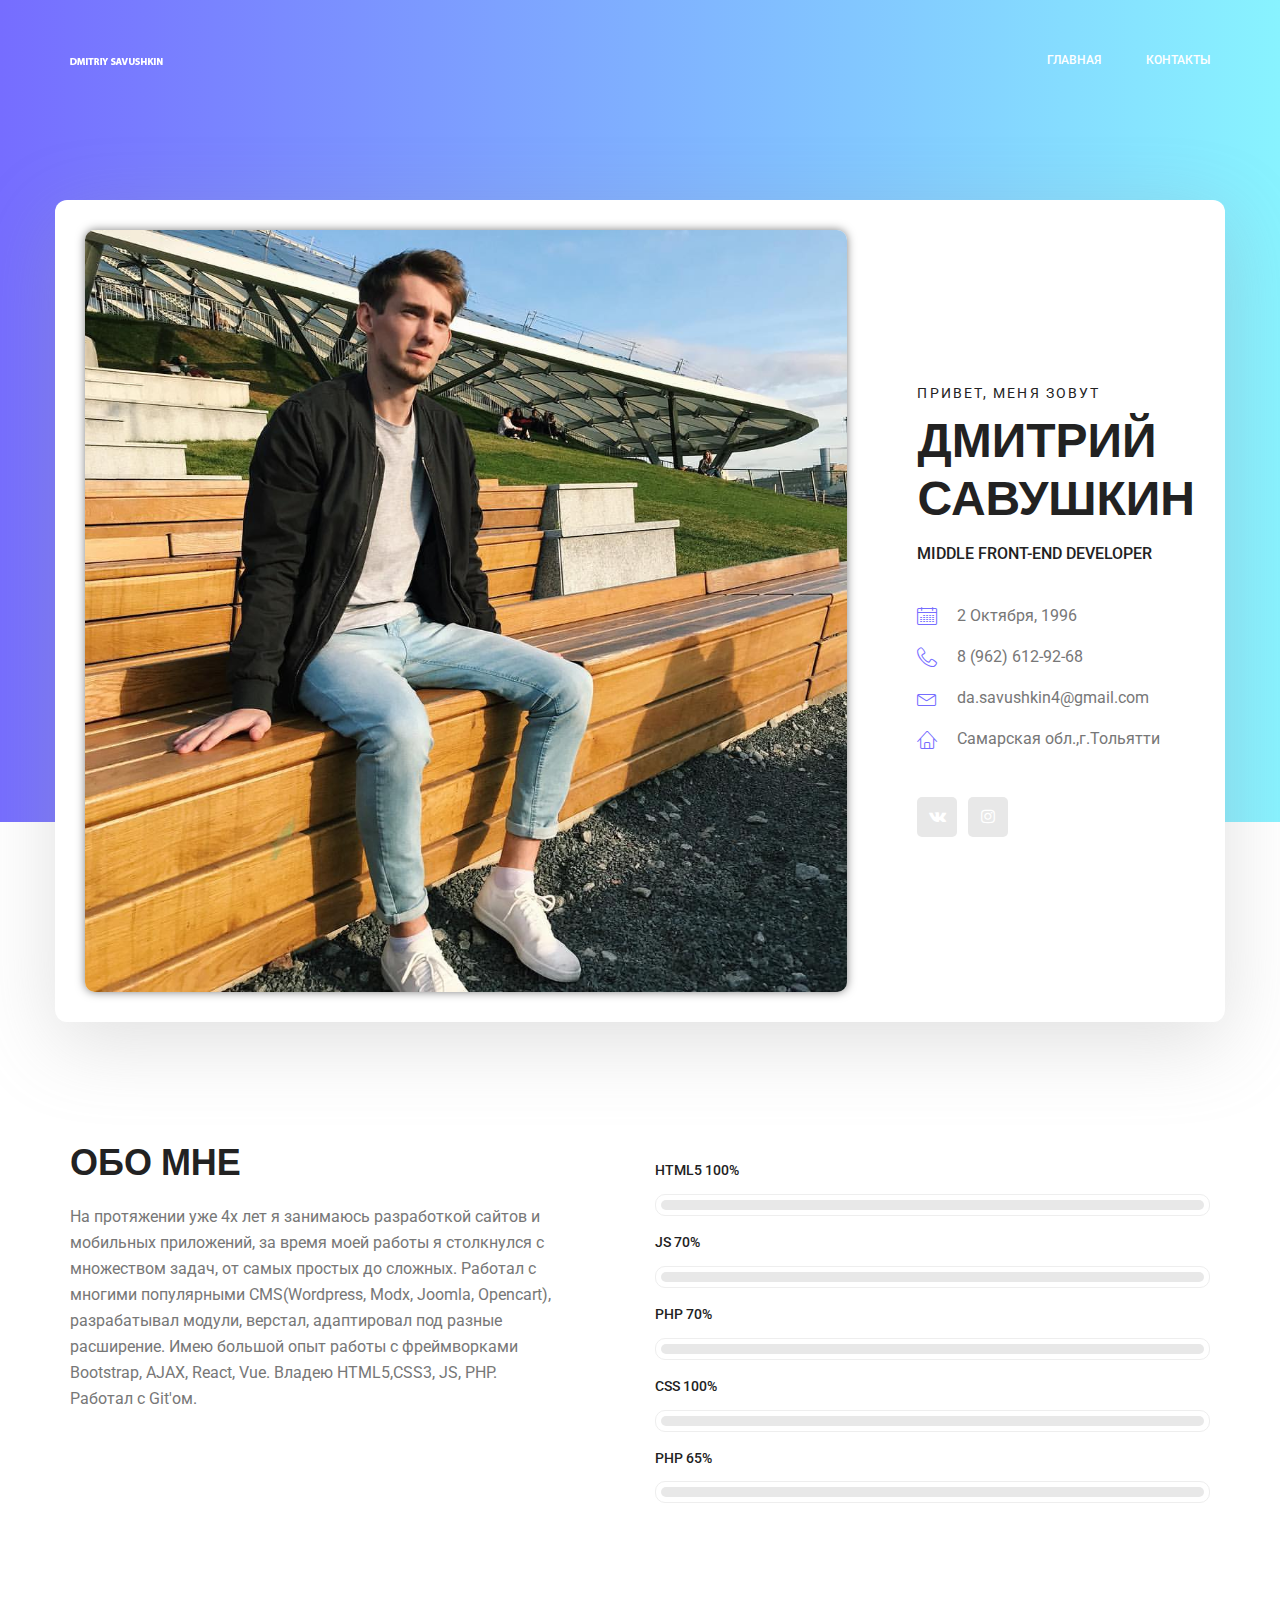
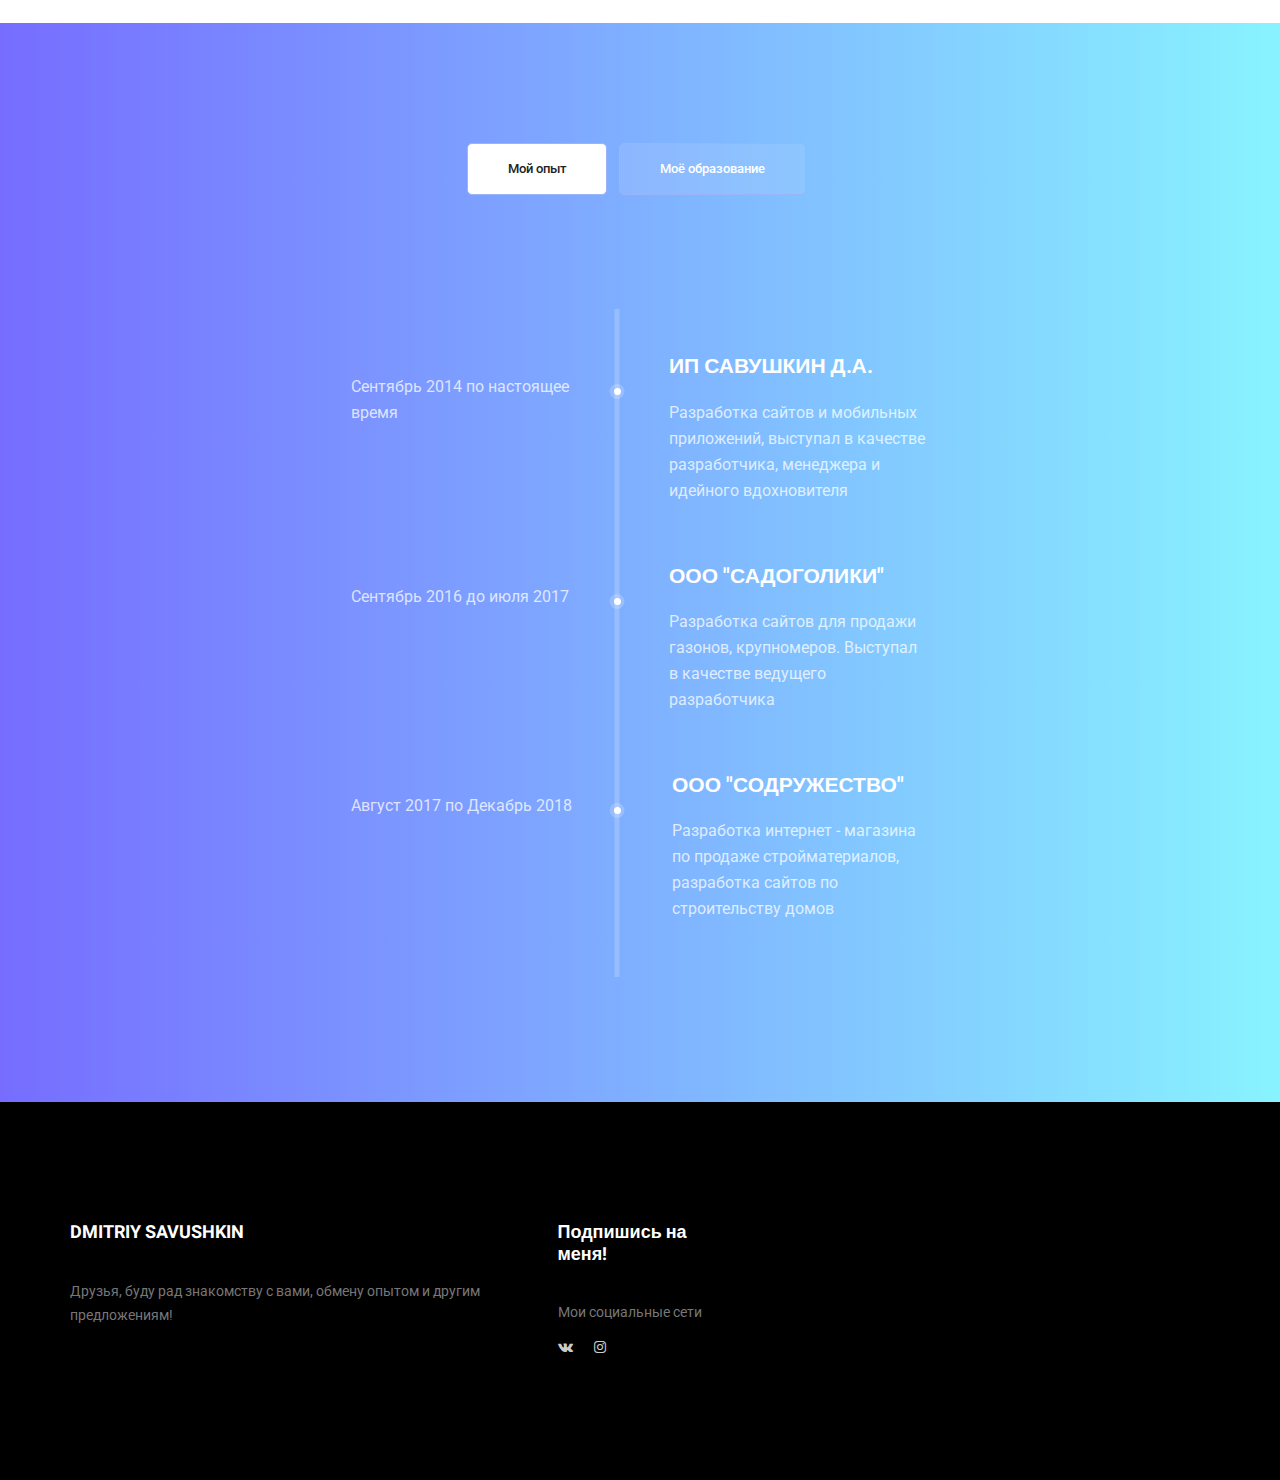
<file: index.html>
<!doctype html>
<html lang="en">
    <head>
        <!-- Required meta tags -->
        <meta charset="utf-8">
        <meta name="viewport" content="width=device-width, initial-scale=1, shrink-to-fit=no">
        <link rel="icon" href="img/favicon.png" type="image/png">
        <title>Дмитрий Савушкин - Front-end Developer</title>
        <!-- Bootstrap CSS -->
        <link rel="stylesheet" href="css/bootstrap.css">
        <link rel="stylesheet" href="vendors/linericon/style.css">
        <link rel="stylesheet" href="css/font-awesome.min.css">
        <link rel="stylesheet" href="vendors/owl-carousel/owl.carousel.min.css">
        <link rel="stylesheet" href="vendors/lightbox/simpleLightbox.css">
        <link rel="stylesheet" href="vendors/nice-select/css/nice-select.css">
        <link rel="stylesheet" href="vendors/animate-css/animate.css">
        <link rel="stylesheet" href="vendors/popup/magnific-popup.css">
        <link rel="stylesheet" href="vendors/flaticon/flaticon.css">
        <link rel="stylesheet" href="css/style.css">
        <link rel="stylesheet" href="css/responsive.css">
    </head>
    <body>
        <header class="header_area">
            <div class="main_menu">
            	<nav class="navbar navbar-expand-lg navbar-light">
					<div class="container box_1620">
						<!-- Brand and toggle get grouped for better mobile display -->
						<a class="navbar-brand logo_h" href="index.html"><img src="img/logo.png" alt=""></a>
						<button class="navbar-toggler" type="button" data-toggle="collapse" data-target="#navbarSupportedContent" aria-controls="navbarSupportedContent" aria-expanded="false" aria-label="Toggle navigation">
							<span class="icon-bar"></span>
							<span class="icon-bar"></span>
							<span class="icon-bar"></span>
						</button>
						<!-- Collect the nav links, forms, and other content for toggling -->
						<div class="collapse navbar-collapse offset" id="navbarSupportedContent">
							<ul class="nav navbar-nav menu_nav ml-auto">
								<li class="nav-item active"><a class="nav-link" href="index.html">Главная</a></li>

								<li class="nav-item"><a class="nav-link" href="contact.html">Контакты</a></li>
							</ul>
						</div> 
					</div>
            	</nav>
            </div>
        </header>
        <!--================Header Menu Area =================-->
        
        <!--================Главная Banner Area =================-->
        <section class="home_banner_area">
           	<div class="container box_1620">
           		<div class="banner_inner d-flex align-items-center">
					<div class="banner_content">
						<div class="media">
							<div class="d-flex">
								<img id="personal" src="img/personal.jpg" alt="">
							</div>
							<div class="media-body">
								<div class="personal_text">
									<h6>Привет, меня зовут</h6>
									<h3>Дмитрий Савушкин</h3>
									<h4>Middle Front-End Developer</h4>
									<p></p>
									<ul class="list basic_info">
										<li><a href="#"><i class="lnr lnr-calendar-full"></i> 2 Октября, 1996</a></li>
										<li><a href="#"><i class="lnr lnr-phone-handset"></i> 8 (962) 612-92-68</a></li>
										<li><a href="#"><i class="lnr lnr-envelope"></i> da.savushkin4@gmail.com</a></li>
										<li><a href="#"><i class="lnr lnr-home"></i> Самарская обл.,г.Тольятти</a></li>
									</ul>
									<ul class="list personal_social">
										<li><a href="https://vk.com/idbrn99" target="_blank"><i class="fa fa-vk"></i></a></li>
										<li><a href="https://www.instagram.com/dsavushkin_x/" target="_blank"><i class="fa fa-instagram"></i></a></li>
									</ul>
								</div>
							</div>
						</div>
					</div>
				</div>
            </div>
        </section>
        <!--================End Главная Banner Area =================-->
        
        <!--================Welcome Area =================-->
        <section class="welcome_area p_120">
        	<div class="container">
        		<div class="row welcome_inner">
        			<div class="col-lg-6">
        				<div class="welcome_text">
        					<h4>Обо мне</h4>
        					<p>На протяжении уже 4х лет я занимаюсь разработкой сайтов и мобильных приложений, за время моей работы я столкнулся с множеством задач,
								от самых простых до сложных. Работал с многими популярными CMS(Wordpress, Modx, Joomla, Opencart), разрабатывал модули, верстал, адаптировал под разные расширение.
								Имею большой опыт работы с фреймворками Bootstrap, AJAX, React, Vue.
								Владею HTML5,CSS3, JS, PHP.<br>
								Работал с Git'ом.</p>
        				</div>
        			</div>
        			<div class="col-lg-6">
        				<div class="tools_expert">
        					<div class="skill_main">
								<div class="skill_item">
									<h4>HTML5 <span class="counter">100</span>%</h4>
									<div class="progress_br">
										<div class="progress">
											<div class="progress-bar" role="progressbar" aria-valuenow="100" aria-valuemin="0" aria-valuemax="100"></div>
										</div>
									</div>
								</div>
								<div class="skill_item">
									<h4>JS <span class="counter">70</span>%</h4>
									<div class="progress_br">
										<div class="progress">
											<div class="progress-bar" role="progressbar" aria-valuenow="70" aria-valuemin="0" aria-valuemax="100"></div>
										</div>
									</div>
								</div>
								<div class="skill_item">
									<h4>PHP <span class="counter">70</span>%</h4>
									<div class="progress_br">
										<div class="progress">
											<div class="progress-bar" role="progressbar" aria-valuenow="70" aria-valuemin="0" aria-valuemax="100"></div>
										</div>
									</div>
								</div>
								<div class="skill_item">
									<h4>CSS <span class="counter">100</span>%</h4>
									<div class="progress_br">
										<div class="progress">
											<div class="progress-bar" role="progressbar" aria-valuenow="100" aria-valuemin="0" aria-valuemax="100"></div>
										</div>
									</div>
								</div>
								<div class="skill_item">
									<h4>PHP <span class="counter">65</span>%</h4>
									<div class="progress_br">
										<div class="progress">
											<div class="progress-bar" role="progressbar" aria-valuenow="65" aria-valuemin="0" aria-valuemax="100"></div>
										</div>
									</div>
								</div>
							</div>
        				</div>
        			</div>
        		</div>
        	</div>
        </section>
        <!--================End Welcome Area =================-->
        
        <!--================My Tabs Area =================-->
        <section class="mytabs_area p_120">
        	<div class="container">
        		<div class="tabs_inner">
					<ul class="nav nav-tabs" id="myTab" role="tablist">
						<li class="nav-item">
							<a class="nav-link active" id="home-tab" data-toggle="tab" href="#home" role="tab" aria-controls="home" aria-selected="true">Мой опыт</a>
						</li>
						<li class="nav-item">
							<a class="nav-link" id="profile-tab" data-toggle="tab" href="#profile" role="tab" aria-controls="profile" aria-selected="false">Моё образование</a>
						</li>
					</ul>
					<div class="tab-content" id="myTabContent">
						<div class="tab-pane fade show active" id="home" role="tabpanel" aria-labelledby="home-tab">
							<ul class="list">
								<li>
									<span></span>
									<div class="media">
										<div class="d-flex">
											<p>Сентябрь 2014 по настоящее<br> время</p>
										</div>
										<div class="media-body">
											<h4>ИП Савушкин Д.А.</h4>
											<p>Разработка сайтов и мобильных приложений, выступал в качестве разработчика, менеджера и идейного вдохновителя</p>
										</div>
									</div>
								</li>
								<li>
									<span></span>
									<div class="media">
										<div class="d-flex">
											<p>Сентябрь 2016 до июля 2017</p>
										</div>
										<div class="media-body">
											<h4>ООО "Садоголики"</h4>
											<p>Разработка сайтов для продажи газонов, крупномеров.
											<bold>Выступал в качестве ведущего разработчика</bold></p>
										</div>
									</div>
								</li>
								<li>
								<span></span>
									<div class="media">
										<div class="d-flex">
											<p>Август 2017 по Декабрь 2018</p>
										</div>
										<div class="media-body">
											<h4>ООО "Содружество"</h4>
											<p>Разработка интернет - магазина по продаже стройматериалов, разработка сайтов по строительству домов <br /></p>
										</div>
									</div>
								</li>
							</ul>
						</div>
						<div class="tab-pane fade" id="profile" role="tabpanel" aria-labelledby="profile-tab">
							<ul class="list">
								<li>
									<span></span>
									<div class="media">
										<div class="d-flex">
											<p>Сентябрь 2014 - Июль 2018</p>
										</div>
										<div class="media-body">
											<h4>Тольяттинская Академия Управления</h4>
											<p>Направлени "Прикладная информатика"</p>
										</div>
									</div>
								</li>
								<li>
									<span></span>
									<div class="media">
										<div class="d-flex">
											<p>Июль 2016 -  Июнь 2016 &nbsp;&nbsp;&nbsp;&nbsp;&nbsp;   </p>
										</div>
										<div class="media-body">
											<h4>Loftschool</h4>
											<p>Проходил онлайн обучение в школе программирования Loftschool</p>
										</div>
									</div>
								</li>
								<li>
								<span></span>
									<div class="media">
										<div class="d-flex">
											<p>Октябрь 1996 по Настоящее <br> время</p>
										</div>
										<div class="media-body">
											<h4>Самообразование</h4>
										</div>
									</div>
								</li>
							</ul>
						</div>
					</div>
        		</div>
        	</div>
        </section>
        <!--================End My Tabs Area =================-->
        
        <!--================Footer Area =================-->
        <footer class="footer_area p_120">
        	<div class="container">
        		<div class="row footer_inner">
        			<div class="col-lg-5 col-sm-6">
        				<aside class="f_widget ab_widget">
        					<div class="f_title">
        						<h3>DMITRIY SAVUSHKIN</h3>
        					</div>
        					<p>Друзья, буду рад знакомству с вами, обмену опытом и другим предложениям!</p>

        				</aside>
        			</div>

        			<div class="col-lg-2">
        				<aside class="f_widget social_widget">
        					<div class="f_title">
        						<h3>Подпишись на меня!</h3>
        					</div>
        					<p>Мои социальные сети</p>
        					<ul class="list">
        						<li><a href="#"><i class="fa fa-vk"></i></a></li>
        						<li><a href="#"><i class="fa fa-instagram"></i></a></li>
        					</ul>
        				</aside>
        			</div>
        		</div>
        	</div>
        </footer>
        <!--================End Footer Area =================-->
        
        
        
        
        
        
        <!-- Optional JavaScript -->
        <!-- jQuery first, then Popper.js, then Bootstrap JS -->
        <script src="js/jquery-3.3.1.min.js"></script>
        <script src="js/popper.js"></script>
        <script src="js/bootstrap.min.js"></script>
        <script src="js/stellar.js"></script>
        <script src="vendors/lightbox/simpleLightbox.min.js"></script>
        <script src="vendors/nice-select/js/jquery.nice-select.min.js"></script>
        <script src="vendors/isotope/imagesloaded.pkgd.min.js"></script>
        <script src="vendors/isotope/isotope.pkgd.min.js"></script>
        <script src="vendors/owl-carousel/owl.carousel.min.js"></script>
        <script src="vendors/popup/jquery.magnific-popup.min.js"></script>
        <script src="js/jquery.ajaxchimp.min.js"></script>
        <script src="vendors/counter-up/jquery.waypoints.min.js"></script>
        <script src="vendors/counter-up/jquery.counterup.min.js"></script>
        <script src="js/mail-script.js"></script>
        <script src="js/theme.js"></script>
    </body>
</html>
</file>
<file: vendors/linericon/style.css>
@font-face {
	font-family: 'Linearicons-Free';
	src:url('fonts/Linearicons-Free.eot?w118d');
	src:url('fonts/Linearicons-Free.eot?#iefixw118d') format('embedded-opentype'),
		url('fonts/Linearicons-Free.woff2?w118d') format('woff2'),
		url('fonts/Linearicons-Free.woff?w118d') format('woff'),
		url('fonts/Linearicons-Free.ttf?w118d') format('truetype'),
		url('fonts/Linearicons-Free.svg?w118d#Linearicons-Free') format('svg');
	font-weight: normal;
	font-style: normal;
}

.lnr {
	font-family: 'Linearicons-Free';
	speak: none;
	font-style: normal;
	font-weight: normal;
	font-variant: normal;
	text-transform: none;
	line-height: 1;

	/* Better Font Rendering =========== */
	-webkit-font-smoothing: antialiased;
	-moz-osx-font-smoothing: grayscale;
}

.lnr-home:before {
	content: "\e800";
}
.lnr-apartment:before {
	content: "\e801";
}
.lnr-pencil:before {
	content: "\e802";
}
.lnr-magic-wand:before {
	content: "\e803";
}
.lnr-drop:before {
	content: "\e804";
}
.lnr-lighter:before {
	content: "\e805";
}
.lnr-poop:before {
	content: "\e806";
}
.lnr-sun:before {
	content: "\e807";
}
.lnr-moon:before {
	content: "\e808";
}
.lnr-cloud:before {
	content: "\e809";
}
.lnr-cloud-upload:before {
	content: "\e80a";
}
.lnr-cloud-download:before {
	content: "\e80b";
}
.lnr-cloud-sync:before {
	content: "\e80c";
}
.lnr-cloud-check:before {
	content: "\e80d";
}
.lnr-database:before {
	content: "\e80e";
}
.lnr-lock:before {
	content: "\e80f";
}
.lnr-cog:before {
	content: "\e810";
}
.lnr-trash:before {
	content: "\e811";
}
.lnr-dice:before {
	content: "\e812";
}
.lnr-heart:before {
	content: "\e813";
}
.lnr-star:before {
	content: "\e814";
}
.lnr-star-half:before {
	content: "\e815";
}
.lnr-star-empty:before {
	content: "\e816";
}
.lnr-flag:before {
	content: "\e817";
}
.lnr-envelope:before {
	content: "\e818";
}
.lnr-paperclip:before {
	content: "\e819";
}
.lnr-inbox:before {
	content: "\e81a";
}
.lnr-eye:before {
	content: "\e81b";
}
.lnr-printer:before {
	content: "\e81c";
}
.lnr-file-empty:before {
	content: "\e81d";
}
.lnr-file-add:before {
	content: "\e81e";
}
.lnr-enter:before {
	content: "\e81f";
}
.lnr-exit:before {
	content: "\e820";
}
.lnr-graduation-hat:before {
	content: "\e821";
}
.lnr-license:before {
	content: "\e822";
}
.lnr-music-note:before {
	content: "\e823";
}
.lnr-film-play:before {
	content: "\e824";
}
.lnr-camera-video:before {
	content: "\e825";
}
.lnr-camera:before {
	content: "\e826";
}
.lnr-picture:before {
	content: "\e827";
}
.lnr-book:before {
	content: "\e828";
}
.lnr-bookmark:before {
	content: "\e829";
}
.lnr-user:before {
	content: "\e82a";
}
.lnr-users:before {
	content: "\e82b";
}
.lnr-shirt:before {
	content: "\e82c";
}
.lnr-store:before {
	content: "\e82d";
}
.lnr-cart:before {
	content: "\e82e";
}
.lnr-tag:before {
	content: "\e82f";
}
.lnr-phone-handset:before {
	content: "\e830";
}
.lnr-phone:before {
	content: "\e831";
}
.lnr-pushpin:before {
	content: "\e832";
}
.lnr-map-marker:before {
	content: "\e833";
}
.lnr-map:before {
	content: "\e834";
}
.lnr-location:before {
	content: "\e835";
}
.lnr-calendar-full:before {
	content: "\e836";
}
.lnr-keyboard:before {
	content: "\e837";
}
.lnr-spell-check:before {
	content: "\e838";
}
.lnr-screen:before {
	content: "\e839";
}
.lnr-smartphone:before {
	content: "\e83a";
}
.lnr-tablet:before {
	content: "\e83b";
}
.lnr-laptop:before {
	content: "\e83c";
}
.lnr-laptop-phone:before {
	content: "\e83d";
}
.lnr-power-switch:before {
	content: "\e83e";
}
.lnr-bubble:before {
	content: "\e83f";
}
.lnr-heart-pulse:before {
	content: "\e840";
}
.lnr-construction:before {
	content: "\e841";
}
.lnr-pie-chart:before {
	content: "\e842";
}
.lnr-chart-bars:before {
	content: "\e843";
}
.lnr-gift:before {
	content: "\e844";
}
.lnr-diamond:before {
	content: "\e845";
}
.lnr-linearicons:before {
	content: "\e846";
}
.lnr-dinner:before {
	content: "\e847";
}
.lnr-coffee-cup:before {
	content: "\e848";
}
.lnr-leaf:before {
	content: "\e849";
}
.lnr-paw:before {
	content: "\e84a";
}
.lnr-rocket:before {
	content: "\e84b";
}
.lnr-briefcase:before {
	content: "\e84c";
}
.lnr-bus:before {
	content: "\e84d";
}
.lnr-car:before {
	content: "\e84e";
}
.lnr-train:before {
	content: "\e84f";
}
.lnr-bicycle:before {
	content: "\e850";
}
.lnr-wheelchair:before {
	content: "\e851";
}
.lnr-select:before {
	content: "\e852";
}
.lnr-earth:before {
	content: "\e853";
}
.lnr-smile:before {
	content: "\e854";
}
.lnr-sad:before {
	content: "\e855";
}
.lnr-neutral:before {
	content: "\e856";
}
.lnr-mustache:before {
	content: "\e857";
}
.lnr-alarm:before {
	content: "\e858";
}
.lnr-bullhorn:before {
	content: "\e859";
}
.lnr-volume-high:before {
	content: "\e85a";
}
.lnr-volume-medium:before {
	content: "\e85b";
}
.lnr-volume-low:before {
	content: "\e85c";
}
.lnr-volume:before {
	content: "\e85d";
}
.lnr-mic:before {
	content: "\e85e";
}
.lnr-hourglass:before {
	content: "\e85f";
}
.lnr-undo:before {
	content: "\e860";
}
.lnr-redo:before {
	content: "\e861";
}
.lnr-sync:before {
	content: "\e862";
}
.lnr-history:before {
	content: "\e863";
}
.lnr-clock:before {
	content: "\e864";
}
.lnr-download:before {
	content: "\e865";
}
.lnr-upload:before {
	content: "\e866";
}
.lnr-enter-down:before {
	content: "\e867";
}
.lnr-exit-up:before {
	content: "\e868";
}
.lnr-bug:before {
	content: "\e869";
}
.lnr-code:before {
	content: "\e86a";
}
.lnr-link:before {
	content: "\e86b";
}
.lnr-unlink:before {
	content: "\e86c";
}
.lnr-thumbs-up:before {
	content: "\e86d";
}
.lnr-thumbs-down:before {
	content: "\e86e";
}
.lnr-magnifier:before {
	content: "\e86f";
}
.lnr-cross:before {
	content: "\e870";
}
.lnr-menu:before {
	content: "\e871";
}
.lnr-list:before {
	content: "\e872";
}
.lnr-chevron-up:before {
	content: "\e873";
}
.lnr-chevron-down:before {
	content: "\e874";
}
.lnr-chevron-left:before {
	content: "\e875";
}
.lnr-chevron-right:before {
	content: "\e876";
}
.lnr-arrow-up:before {
	content: "\e877";
}
.lnr-arrow-down:before {
	content: "\e878";
}
.lnr-arrow-left:before {
	content: "\e879";
}
.lnr-arrow-right:before {
	content: "\e87a";
}
.lnr-move:before {
	content: "\e87b";
}
.lnr-warning:before {
	content: "\e87c";
}
.lnr-question-circle:before {
	content: "\e87d";
}
.lnr-menu-circle:before {
	content: "\e87e";
}
.lnr-checkmark-circle:before {
	content: "\e87f";
}
.lnr-cross-circle:before {
	content: "\e880";
}
.lnr-plus-circle:before {
	content: "\e881";
}
.lnr-circle-minus:before {
	content: "\e882";
}
.lnr-arrow-up-circle:before {
	content: "\e883";
}
.lnr-arrow-down-circle:before {
	content: "\e884";
}
.lnr-arrow-left-circle:before {
	content: "\e885";
}
.lnr-arrow-right-circle:before {
	content: "\e886";
}
.lnr-chevron-up-circle:before {
	content: "\e887";
}
.lnr-chevron-down-circle:before {
	content: "\e888";
}
.lnr-chevron-left-circle:before {
	content: "\e889";
}
.lnr-chevron-right-circle:before {
	content: "\e88a";
}
.lnr-crop:before {
	content: "\e88b";
}
.lnr-frame-expand:before {
	content: "\e88c";
}
.lnr-frame-contract:before {
	content: "\e88d";
}
.lnr-layers:before {
	content: "\e88e";
}
.lnr-funnel:before {
	content: "\e88f";
}
.lnr-text-format:before {
	content: "\e890";
}
.lnr-text-format-remove:before {
	content: "\e891";
}
.lnr-text-size:before {
	content: "\e892";
}
.lnr-bold:before {
	content: "\e893";
}
.lnr-italic:before {
	content: "\e894";
}
.lnr-underline:before {
	content: "\e895";
}
.lnr-strikethrough:before {
	content: "\e896";
}
.lnr-highlight:before {
	content: "\e897";
}
.lnr-text-align-left:before {
	content: "\e898";
}
.lnr-text-align-center:before {
	content: "\e899";
}
.lnr-text-align-right:before {
	content: "\e89a";
}
.lnr-text-align-justify:before {
	content: "\e89b";
}
.lnr-line-spacing:before {
	content: "\e89c";
}
.lnr-indent-increase:before {
	content: "\e89d";
}
.lnr-indent-decrease:before {
	content: "\e89e";
}
.lnr-pilcrow:before {
	content: "\e89f";
}
.lnr-direction-ltr:before {
	content: "\e8a0";
}
.lnr-direction-rtl:before {
	content: "\e8a1";
}
.lnr-page-break:before {
	content: "\e8a2";
}
.lnr-sort-alpha-asc:before {
	content: "\e8a3";
}
.lnr-sort-amount-asc:before {
	content: "\e8a4";
}
.lnr-hand:before {
	content: "\e8a5";
}
.lnr-pointer-up:before {
	content: "\e8a6";
}
.lnr-pointer-right:before {
	content: "\e8a7";
}
.lnr-pointer-down:before {
	content: "\e8a8";
}
.lnr-pointer-left:before {
	content: "\e8a9";
}
</file>
<file: vendors/nice-select/css/nice-select.css>
.nice-select {
  -webkit-tap-highlight-color: transparent;
  background-color: #fff;
  border-radius: 5px;
  border: solid 1px #e8e8e8;
  box-sizing: border-box;
  clear: both;
  cursor: pointer;
  display: block;
  float: left;
  font-family: inherit;
  font-size: 14px;
  font-weight: normal;
  height: 42px;
  line-height: 40px;
  outline: none;
  padding-left: 18px;
  padding-right: 30px;
  position: relative;
  text-align: left !important;
  -webkit-transition: all 0.2s ease-in-out;
  transition: all 0.2s ease-in-out;
  -webkit-user-select: none;
     -moz-user-select: none;
      -ms-user-select: none;
          user-select: none;
  white-space: nowrap;
  width: auto; }
  .nice-select:hover {
    border-color: #dbdbdb; }
  .nice-select:active, .nice-select.open, .nice-select:focus {
    border-color: #999; }
  .nice-select:after {
    border-bottom: 2px solid #999;
    border-right: 2px solid #999;
    content: '';
    display: block;
    height: 5px;
    margin-top: -4px;
    pointer-events: none;
    position: absolute;
    right: 12px;
    top: 50%;
    -webkit-transform-origin: 66% 66%;
        -ms-transform-origin: 66% 66%;
            transform-origin: 66% 66%;
    -webkit-transform: rotate(45deg);
        -ms-transform: rotate(45deg);
            transform: rotate(45deg);
    -webkit-transition: all 0.15s ease-in-out;
    transition: all 0.15s ease-in-out;
    width: 5px; }
  .nice-select.open:after {
    -webkit-transform: rotate(-135deg);
        -ms-transform: rotate(-135deg);
            transform: rotate(-135deg); }
  .nice-select.open .list {
    opacity: 1;
    pointer-events: auto;
    -webkit-transform: scale(1) translateY(0);
        -ms-transform: scale(1) translateY(0);
            transform: scale(1) translateY(0); }
  .nice-select.disabled {
    border-color: #ededed;
    color: #999;
    pointer-events: none; }
    .nice-select.disabled:after {
      border-color: #cccccc; }
  .nice-select.wide {
    width: 100%; }
    .nice-select.wide .list {
      left: 0 !important;
      right: 0 !important; }
  .nice-select.right {
    float: right; }
    .nice-select.right .list {
      left: auto;
      right: 0; }
  .nice-select.small {
    font-size: 12px;
    height: 36px;
    line-height: 34px; }
    .nice-select.small:after {
      height: 4px;
      width: 4px; }
    .nice-select.small .option {
      line-height: 34px;
      min-height: 34px; }
  .nice-select .list {
    background-color: #fff;
    border-radius: 5px;
    box-shadow: 0 0 0 1px rgba(68, 68, 68, 0.11);
    box-sizing: border-box;
    margin-top: 4px;
    opacity: 0;
    overflow: hidden;
    padding: 0;
    pointer-events: none;
    position: absolute;
    top: 100%;
    left: 0;
    -webkit-transform-origin: 50% 0;
        -ms-transform-origin: 50% 0;
            transform-origin: 50% 0;
    -webkit-transform: scale(0.75) translateY(-21px);
        -ms-transform: scale(0.75) translateY(-21px);
            transform: scale(0.75) translateY(-21px);
    -webkit-transition: all 0.2s cubic-bezier(0.5, 0, 0, 1.25), opacity 0.15s ease-out;
    transition: all 0.2s cubic-bezier(0.5, 0, 0, 1.25), opacity 0.15s ease-out;
    z-index: 9; }
    .nice-select .list:hover .option:not(:hover) {
      background-color: transparent !important; }
  .nice-select .option {
    cursor: pointer;
    font-weight: 400;
    line-height: 40px;
    list-style: none;
    min-height: 40px;
    outline: none;
    padding-left: 18px;
    padding-right: 29px;
    text-align: left;
    -webkit-transition: all 0.2s;
    transition: all 0.2s; }
    .nice-select .option:hover, .nice-select .option.focus, .nice-select .option.selected.focus {
      background-color: #f6f6f6; }
    .nice-select .option.selected {
      font-weight: bold; }
    .nice-select .option.disabled {
      background-color: transparent;
      color: #999;
      cursor: default; }

.no-csspointerevents .nice-select .list {
  display: none; }

.no-csspointerevents .nice-select.open .list {
  display: block; }
</file>
<file: vendors/flaticon/flaticon.css>
/*
  	Flaticon icon font: Flaticon
  	Creation date: 26/06/2018 17:19
  	*/

@font-face {
  font-family: "Flaticon";
  src: url("./Flaticon.eot");
  src: url("./Flaticon.eot?#iefix") format("embedded-opentype"),
       url("./Flaticon.woff") format("woff"),
       url("./Flaticon.ttf") format("truetype"),
       url("./Flaticon.svg#Flaticon") format("svg");
  font-weight: normal;
  font-style: normal;
}

@media screen and (-webkit-min-device-pixel-ratio:0) {
  @font-face {
    font-family: "Flaticon";
    src: url("./Flaticon.svg#Flaticon") format("svg");
  }
}

[class^="flaticon-"]:before, [class*=" flaticon-"]:before,
[class^="flaticon-"]:after, [class*=" flaticon-"]:after {   
  font-family: Flaticon;
        font-size: 20px;
font-style: normal;
margin-left: 20px;
}

.flaticon-skyline:before { content: "\f100"; }
.flaticon-sketch:before { content: "\f101"; }
.flaticon-city:before { content: "\f102"; }
</file>
<file: css/style.css>
/*----------------------------------------------------
@File: Default Styles
@Author: Rocky Ahmed
@URL: http://wethemez.com
Author E-mail: rockybd1995@gmail.com

This file contains the styling for the actual theme, this
is the file you need to edit to change the look of the
theme.
---------------------------------------------------- */
/*=====================================================================
@Template Name: Builder Construction 
@Author: Rocky Ahmed
@Developed By: Rocky Ahmed
@Developer URL: http://rocky.wethemez.com
Author E-mail: rockybd1995@gmail.com

@Default Styles

Table of Content:
01/ Variables
02/ predefin
03/ header
04/ button
05/ banner
06/ breadcrumb
07/ about
08/ team
09/ project 
10/ price 
11/ team 
12/ blog 
13/ video  
14/ features  
15/ career  
16/ contact 
17/ footer

=====================================================================*/
/*----------------------------------------------------*/
/*font Variables*/
/*Color Variables*/
/*=================== fonts ====================*/
@import url("https://fonts.googleapis.com/css?family=Heebo:300,400,700,900|Roboto:300,400,500,700");
/*---------------------------------------------------- */
/*----------------------------------------------------*/
.list {
  list-style: none;
  margin: 0px;
  padding: 0px; }

a {
  text-decoration: none;
  transition: all 0.3s ease-in-out; }
  a:hover, a:focus {
    text-decoration: none;
    outline: none; }

.row.m0 {
  margin: 0px; }

body {
  line-height: 26px;
  font-size: 16px;
  font-family: "Roboto", sans-serif;
  font-weight: normal;
  color: #777777; }

h1, h2, h3, h4, h5, h6 {
  font-family: "Heebo", sans-serif;
  font-weight: bold; }

button:focus {
  outline: none;
  box-shadow: none; }

.p0 {
  padding-left: 0px;
  padding-right: 0px; }

.p_120 {
  padding-top: 120px;
  padding-bottom: 120px; }

.p_100 {
  padding-top: 100px;
  padding-bottom: 100px; }

.pad_top {
  padding-top: 120px; }

.pad_bt {
  padding-bottom: 120px; }

.mt-25 {
  margin-top: 25px; }

@media (min-width: 1200px) {
  .container {
    max-width: 1170px; } }

@media (min-width: 1620px) {
  .box_1620 {
    max-width: 1620px;
    margin: auto;
    width: 100%;
    padding-left: 0px;
    padding-right: 0px; } }
/* Main Title Area css
============================================================================================ */
.main_title {
  text-align: center;
  max-width: 670px;
  margin: 0px auto 75px; }
  .main_title h2 {
    font-family: "Heebo", sans-serif;
    font-size: 36px;
    color: #222222;
    margin-bottom: 15px;
    text-transform: uppercase; }
  .main_title p {
    font-size: 16px;
    font-family: "Roboto", sans-serif;
    font-weight: normal;
    line-height: 26px;
    color: #777777;
    margin-bottom: 0px; }

/* End Main Title Area css
============================================================================================ */
/*---------------------------------------------------- */
/*----------------------------------------------------*/
.header_area {
  position: absolute;
  width: 100%;
  top: 0;
  left: 0;
  z-index: 99;
  transition: background 0.4s, all 0.3s linear; }
  .header_area .navbar {
    background: transparent;
    padding: 0px;
    border: 0px;
    border-radius: 0px; }
    .header_area .navbar .nav .nav-item {
      margin-right: 45px; }
      .header_area .navbar .nav .nav-item .nav-link {
        font: 500 12px/120px "Roboto", sans-serif;
        text-transform: uppercase;
        color: #fff;
        padding: 0px;
        display: inline-block; }
        .header_area .navbar .nav .nav-item .nav-link:after {
          display: none; }
      .header_area .navbar .nav .nav-item:hover .nav-link, .header_area .navbar .nav .nav-item.active .nav-link {
        color: #fff; }
      .header_area .navbar .nav .nav-item.submenu {
        position: relative; }
        .header_area .navbar .nav .nav-item.submenu ul {
          border: none;
          padding: 0px;
          border-radius: 0px;
          box-shadow: none;
          margin: 0px;
          background: #fff;
          box-shadow: 0px 3px 16px 0px rgba(0, 0, 0, 0.1); }
          @media (min-width: 992px) {
            .header_area .navbar .nav .nav-item.submenu ul {
              position: absolute;
              top: 120%;
              left: 0px;
              min-width: 200px;
              text-align: left;
              opacity: 0;
              transition: all 300ms ease-in;
              visibility: hidden;
              display: block;
              border: none;
              padding: 0px;
              border-radius: 0px; } }
          .header_area .navbar .nav .nav-item.submenu ul:before {
            content: "";
            width: 0;
            height: 0;
            border-style: solid;
            border-width: 10px 10px 0 10px;
            border-color: #eeeeee transparent transparent transparent;
            position: absolute;
            right: 24px;
            top: 45px;
            z-index: 3;
            opacity: 0;
            transition: all 400ms linear; }
          .header_area .navbar .nav .nav-item.submenu ul .nav-item {
            display: block;
            float: none;
            margin-right: 0px;
            border-bottom: 1px solid #ededed;
            margin-left: 0px;
            transition: all 0.4s linear; }
            .header_area .navbar .nav .nav-item.submenu ul .nav-item .nav-link {
              line-height: 45px;
              color: #222222;
              padding: 0px 30px;
              transition: all 150ms linear;
              display: block;
              margin-right: 0px; }
            .header_area .navbar .nav .nav-item.submenu ul .nav-item:last-child {
              border-bottom: none; }
            .header_area .navbar .nav .nav-item.submenu ul .nav-item:hover .nav-link {
              background: #766dff;
              color: #fff; }
        @media (min-width: 992px) {
          .header_area .navbar .nav .nav-item.submenu:hover ul {
            visibility: visible;
            opacity: 1;
            top: 100%; } }
        .header_area .navbar .nav .nav-item.submenu:hover ul .nav-item {
          margin-top: 0px; }
      .header_area .navbar .nav .nav-item:last-child {
        margin-right: 0px; }
    .header_area .navbar .search {
      font-size: 12px;
      line-height: 60px;
      display: inline-block;
      color: #222222;
      margin-left: 80px; }
      .header_area .navbar .search i {
        font-weight: 600; }
  .header_area.navbar_fixed .main_menu {
    position: fixed;
    width: 100%;
    top: -70px;
    left: 0;
    right: 0;
    background: #000;
    transform: translateY(70px);
    transition: transform 500ms ease, background 500ms ease;
    -webkit-transition: transform 500ms ease, background 500ms ease;
    box-shadow: 0px 3px 16px 0px rgba(0, 0, 0, 0.1); }
    .header_area.navbar_fixed .main_menu .navbar .nav .nav-item .nav-link {
      line-height: 70px; }

.top_menu {
  background: #f9f9ff; }
  .top_menu .header_social li {
    display: inline-block;
    margin-right: 15px; }
    .top_menu .header_social li a {
      font-size: 14px;
      color: #777777;
      display: inline-block;
      line-height: 42px;
      transition: all 300ms linear 0s; }
    .top_menu .header_social li:last-child {
      margin-right: 0px; }
    .top_menu .header_social li:hover a {
      color: #766dff; }
  .top_menu .dn_btn {
    line-height: 42px;
    display: inline-block;
    font-size: 12px;
    margin-right: 30px;
    font-family: "Roboto", sans-serif;
    font-weight: normal;
    color: #777777;
    transition: all 300ms linear 0s; }
    .top_menu .dn_btn:hover {
      color: #766dff; }
    .top_menu .dn_btn:last-child {
      margin-right: 0px; }
  .top_menu .lan_pack {
    height: 30px;
    border: 1px solid #eeeeee;
    border-radius: 3px;
    line-height: 28px;
    font-size: 12px;
    font-family: "Roboto", sans-serif;
    font-weight: 500;
    padding-left: 19px;
    padding-right: 36px;
    color: #777777;
    background: #f9f9ff;
    margin-right: 5px;
    margin-top: 8px; }
    .top_menu .lan_pack .current {
      color: #777777; }
    .top_menu .lan_pack:after {
      content: "\f0d7";
      border: none !important;
      font: normal normal normal 12px/1 FontAwesome;
      transform: rotate(0deg);
      height: auto;
      margin-top: -6px;
      right: 20px; }

/*---------------------------------------------------- */
/*----------------------------------------------------*/
/* ������� Banner Area css
============================================================================================ */
.home_banner_area {
  position: relative;
  z-index: 1;
  background-image: -moz-linear-gradient(0deg, #766dff 0%, #88f3ff 100%);
  background-image: -webkit-linear-gradient(0deg, #766dff 0%, #88f3ff 100%);
  background-image: -ms-linear-gradient(0deg, #766dff 0%, #88f3ff 100%);
  margin-bottom: 200px; }
  .home_banner_area .box_1620 {
    min-height: 700px;
    border-radius: 12px;
    position: relative;
    bottom: -200px;
    background: #fff;
    padding: 30px;
    box-shadow: 0px 20px 80px 0px rgba(153, 153, 153, 0.3); }
  .home_banner_area .banner_inner {
    position: relative;
    width: 100%;
    min-height: 700px;
    display: flex; }
    .home_banner_area .banner_inner .banner_content {
      color: #222222;
      vertical-align: middle;
      align-self: center;
      text-align: left; }
      .home_banner_area .banner_inner .banner_content .media .d-flex {
        padding-right: 70px; }
      .home_banner_area .banner_inner .banner_content .media .media-body {
        vertical-align: middle;
        align-self: center; }

.blog_banner {
  min-height: 780px;
  position: relative;
  z-index: 1;
  overflow: hidden;
  margin-bottom: 0px; }
  .blog_banner .banner_inner {
    background: #04091e;
    position: relative;
    overflow: hidden;
    width: 100%;
    min-height: 780px;
    z-index: 1; }
    .blog_banner .banner_inner .overlay {
      background: url(../img/banner/banner-2.jpg) no-repeat scroll center center;
      opacity: .5;
      height: 125%;
      position: absolute;
      left: 0px;
      top: 0px;
      width: 100%;
      z-index: -1; }
    .blog_banner .banner_inner .blog_b_text {
      max-width: 700px;
      margin: auto;
      color: #fff; }
      .blog_banner .banner_inner .blog_b_text h2 {
        font-size: 60px;
        font-weight: bold;
        font-family: "Heebo", sans-serif;
        line-height: 66px;
        margin-bottom: 15px;
        text-transform: uppercase; }
      .blog_banner .banner_inner .blog_b_text p {
        font-size: 16px;
        margin-bottom: 35px; }
      .blog_banner .banner_inner .blog_b_text .white_bg_btn {
        line-height: 42px;
        padding: 0px 45px;
        border-radius: 5px; }

.banner_box {
  max-width: 1620px;
  margin: auto; }

.banner_area {
  position: relative;
  z-index: 1;
  min-height: 350px;
  background-image: -moz-linear-gradient(0deg, #766dff 0%, #88f3ff 100%);
  background-image: -webkit-linear-gradient(0deg, #766dff 0%, #88f3ff 100%);
  background-image: -ms-linear-gradient(0deg, #766dff 0%, #88f3ff 100%);
  margin-bottom: 120px; }
  .banner_area .box_1620 {
    background: #fff;
    min-height: 360px;
    border-radius: 12px;
    position: relative;
    bottom: -120px;
    box-shadow: 0px 20px 80px 0px rgba(153, 153, 153, 0.3); }
  .banner_area .banner_inner {
    position: relative;
    overflow: hidden;
    width: 100%;
    min-height: 360px;
    z-index: 1; }
    .banner_area .banner_inner .banner_content h2 {
      color: #222222;
      font-size: 48px;
      font-family: "Heebo", sans-serif;
      margin-bottom: 0px;
      font-weight: bold; }
    .banner_area .banner_inner .banner_content .page_link a {
      font-size: 14px;
      color: #222222;
      font-family: "Roboto", sans-serif;
      margin-right: 32px;
      position: relative; }
      .banner_area .banner_inner .banner_content .page_link a:before {
        content: "\e87a";
        font-family: 'Linearicons-Free';
        position: absolute;
        right: -25px;
        top: 50%;
        transform: translateY(-50%); }
      .banner_area .banner_inner .banner_content .page_link a:last-child {
        margin-right: 0px; }
        .banner_area .banner_inner .banner_content .page_link a:last-child:before {
          display: none; }
      .banner_area .banner_inner .banner_content .page_link a:hover {
        color: #766dff; }

/* End ������� Banner Area css
============================================================================================ */
/*---------------------------------------------------- */
/*----------------------------------------------------*/
/* Latest Blog Area css
============================================================================================ */
.latest_blog_inner {
  margin-bottom: -30px; }

.l_blog_item {
  margin-bottom: 30px; }
  .l_blog_item .date {
    font-size: 13px;
    font-family: "Roboto", sans-serif;
    font-weight: normal;
    color: #777777;
    margin-top: 20px;
    display: block;
    margin-bottom: 15px; }
  .l_blog_item h4 {
    font-size: 18px;
    line-height: 24px;
    color: #222222;
    border-bottom: 1px solid #eeeeee;
    padding-bottom: 20px;
    margin-bottom: 20px;
    transition: all 300ms linear 0s; }
  .l_blog_item p {
    margin-bottom: 0px; }
  .l_blog_item:hover h4 {
    color: #766dff; }

/* End Latest Blog Area css
============================================================================================ */
/*================= latest_blog_area css =============*/
.single-recent-blog-post {
  margin-bottom: 30px; }
  .single-recent-blog-post .thumb {
    overflow: hidden; }
    .single-recent-blog-post .thumb img {
      transition: all 0.7s linear; }
  .single-recent-blog-post .details {
    padding-top: 30px; }
    .single-recent-blog-post .details .sec_h4 {
      line-height: 24px;
      padding: 10px 0px 13px;
      transition: all 0.3s linear; }
      .single-recent-blog-post .details .sec_h4:hover {
        color: #777777; }
  .single-recent-blog-post .date {
    font-size: 14px;
    line-height: 24px;
    font-weight: 400; }
  .single-recent-blog-post:hover img {
    transform: scale(1.23) rotate(10deg); }

.tags .tag_btn {
  font-size: 12px;
  font-weight: 500;
  line-height: 20px;
  border: 1px solid #eeeeee;
  display: inline-block;
  padding: 1px 18px;
  text-align: center;
  color: #222222; }
  .tags .tag_btn:before {
    background: #766dff; }
  .tags .tag_btn + .tag_btn {
    margin-left: 2px; }

/*========= blog_categorie_area css ===========*/
.blog_categorie_area {
  padding-top: 80px;
  padding-bottom: 80px; }

.categories_post {
  position: relative;
  text-align: center;
  cursor: pointer; }
  .categories_post img {
    max-width: 100%; }
  .categories_post .categories_details {
    position: absolute;
    top: 20px;
    left: 20px;
    right: 20px;
    bottom: 20px;
    background: rgba(34, 34, 34, 0.8);
    color: #fff;
    transition: all 0.3s linear;
    display: flex;
    align-items: center;
    justify-content: center; }
    .categories_post .categories_details h5 {
      margin-bottom: 0px;
      font-size: 18px;
      line-height: 26px;
      text-transform: uppercase;
      color: #fff;
      position: relative; }
    .categories_post .categories_details p {
      font-weight: 300;
      font-size: 14px;
      line-height: 26px;
      margin-bottom: 0px; }
    .categories_post .categories_details .border_line {
      margin: 10px 0px;
      background: #fff;
      width: 100%;
      height: 1px; }
  .categories_post:hover .categories_details {
    background-image: -moz-linear-gradient(0deg, #766dff 0%, #88f3ff 100%);
    background-image: -webkit-linear-gradient(0deg, #766dff 0%, #88f3ff 100%);
    background-image: -ms-linear-gradient(0deg, #766dff 0%, #88f3ff 100%);
    opacity: 0.851; }

/*============ blog_left_sidebar css ==============*/
.blog_item {
  margin-bottom: 40px; }

.blog_info {
  padding-top: 30px; }
  .blog_info .post_tag {
    padding-bottom: 20px; }
    .blog_info .post_tag a {
      font: 300 14px/21px "Roboto", sans-serif;
      color: #222222; }
      .blog_info .post_tag a:hover {
        color: #777777; }
      .blog_info .post_tag a.active {
        color: #766dff; }
  .blog_info .blog_meta li a {
    font: 300 14px/20px "Roboto", sans-serif;
    color: #777777;
    vertical-align: middle;
    padding-bottom: 12px;
    display: inline-block; }
    .blog_info .blog_meta li a i {
      color: #222222;
      font-size: 16px;
      font-weight: 600;
      padding-left: 15px;
      line-height: 20px;
      vertical-align: middle; }
    .blog_info .blog_meta li a:hover {
      color: #766dff; }

.blog_post img {
  max-width: 100%; }

.blog_details {
  padding-top: 20px; }
  .blog_details h2 {
    font-size: 24px;
    line-height: 36px;
    color: #222222;
    font-weight: 600;
    transition: all 0.3s linear; }
    .blog_details h2:hover {
      color: #766dff; }
  .blog_details p {
    margin-bottom: 26px; }

.view_btn {
  font-size: 14px;
  line-height: 36px;
  display: inline-block;
  color: #222222;
  font-weight: 500;
  padding: 0px 30px;
  background: #fff; }

.blog_right_sidebar {
  border: 1px solid #eeeeee;
  background: #fafaff;
  padding: 30px; }
  .blog_right_sidebar .widget_title {
    font-size: 18px;
    line-height: 25px;
    background: #766dff;
    text-align: center;
    color: #fff;
    padding: 8px 0px;
    margin-bottom: 30px; }
  .blog_right_sidebar .search_widget .input-group .form-control {
    font-size: 14px;
    line-height: 29px;
    border: 0px;
    width: 100%;
    font-weight: 300;
    color: #fff;
    padding-left: 20px;
    border-radius: 45px;
    z-index: 0;
    background: #766dff; }
    .blog_right_sidebar .search_widget .input-group .form-control.placeholder {
      color: #fff; }
    .blog_right_sidebar .search_widget .input-group .form-control:-moz-placeholder {
      color: #fff; }
    .blog_right_sidebar .search_widget .input-group .form-control::-moz-placeholder {
      color: #fff; }
    .blog_right_sidebar .search_widget .input-group .form-control::-webkit-input-placeholder {
      color: #fff; }
    .blog_right_sidebar .search_widget .input-group .form-control:focus {
      box-shadow: none; }
  .blog_right_sidebar .search_widget .input-group .btn-default {
    position: absolute;
    right: 20px;
    background: transparent;
    border: 0px;
    box-shadow: none;
    font-size: 14px;
    color: #fff;
    padding: 0px;
    top: 50%;
    transform: translateY(-50%);
    z-index: 1; }
  .blog_right_sidebar .author_widget {
    text-align: center; }
    .blog_right_sidebar .author_widget h4 {
      font-size: 18px;
      line-height: 20px;
      color: #222222;
      margin-bottom: 5px;
      margin-top: 30px; }
    .blog_right_sidebar .author_widget p {
      margin-bottom: 0px; }
    .blog_right_sidebar .author_widget .social_icon {
      padding: 7px 0px 15px; }
      .blog_right_sidebar .author_widget .social_icon a {
        font-size: 14px;
        color: #222222;
        transition: all 0.2s linear; }
        .blog_right_sidebar .author_widget .social_icon a + a {
          margin-left: 20px; }
        .blog_right_sidebar .author_widget .social_icon a:hover {
          color: #766dff; }
  .blog_right_sidebar .popular_post_widget .post_item .media-body {
    justify-content: center;
    align-self: center;
    padding-left: 20px; }
    .blog_right_sidebar .popular_post_widget .post_item .media-body h3 {
      font-size: 14px;
      line-height: 20px;
      color: #222222;
      margin-bottom: 4px;
      transition: all 0.3s linear; }
      .blog_right_sidebar .popular_post_widget .post_item .media-body h3:hover {
        color: #766dff; }
    .blog_right_sidebar .popular_post_widget .post_item .media-body p {
      font-size: 12px;
      line-height: 21px;
      margin-bottom: 0px; }
  .blog_right_sidebar .popular_post_widget .post_item + .post_item {
    margin-top: 20px; }
  .blog_right_sidebar .post_category_widget .cat-list li {
    border-bottom: 2px dotted #eee;
    transition: all 0.3s ease 0s;
    padding-bottom: 12px; }
    .blog_right_sidebar .post_category_widget .cat-list li a {
      font-size: 14px;
      line-height: 20px;
      color: #777; }
      .blog_right_sidebar .post_category_widget .cat-list li a p {
        margin-bottom: 0px; }
    .blog_right_sidebar .post_category_widget .cat-list li + li {
      padding-top: 15px; }
    .blog_right_sidebar .post_category_widget .cat-list li:hover {
      border-color: #766dff; }
      .blog_right_sidebar .post_category_widget .cat-list li:hover a {
        color: #766dff; }
  .blog_right_sidebar .newsletter_widget {
    text-align: center; }
    .blog_right_sidebar .newsletter_widget .form-group {
      margin-bottom: 8px; }
    .blog_right_sidebar .newsletter_widget .input-group-prepend {
      margin-right: -1px; }
    .blog_right_sidebar .newsletter_widget .input-group-text {
      background: #fff;
      border-radius: 0px;
      vertical-align: top;
      font-size: 12px;
      line-height: 36px;
      padding: 0px 0px 0px 15px;
      border: 1px solid #eeeeee;
      border-right: 0px; }
    .blog_right_sidebar .newsletter_widget .form-control {
      font-size: 12px;
      line-height: 24px;
      color: #cccccc;
      border: 1px solid #eeeeee;
      border-left: 0px;
      border-radius: 0px; }
      .blog_right_sidebar .newsletter_widget .form-control.placeholder {
        color: #cccccc; }
      .blog_right_sidebar .newsletter_widget .form-control:-moz-placeholder {
        color: #cccccc; }
      .blog_right_sidebar .newsletter_widget .form-control::-moz-placeholder {
        color: #cccccc; }
      .blog_right_sidebar .newsletter_widget .form-control::-webkit-input-placeholder {
        color: #cccccc; }
      .blog_right_sidebar .newsletter_widget .form-control:focus {
        outline: none;
        box-shadow: none; }
    .blog_right_sidebar .newsletter_widget .bbtns {
      background: #766dff;
      color: #fff;
      font-size: 12px;
      line-height: 38px;
      display: inline-block;
      font-weight: 500;
      padding: 0px 24px 0px 24px;
      border-radius: 0; }
    .blog_right_sidebar .newsletter_widget .text-bottom {
      font-size: 12px; }
  .blog_right_sidebar .tag_cloud_widget ul li {
    display: inline-block; }
    .blog_right_sidebar .tag_cloud_widget ul li a {
      display: inline-block;
      border: 1px solid #eee;
      background: #fff;
      padding: 0px 13px;
      margin-bottom: 8px;
      transition: all 0.3s ease 0s;
      color: #222222;
      font-size: 12px; }
      .blog_right_sidebar .tag_cloud_widget ul li a:hover {
        background-image: -moz-linear-gradient(0deg, #766dff 0%, #88f3ff 100%);
        background-image: -webkit-linear-gradient(0deg, #766dff 0%, #88f3ff 100%);
        background-image: -ms-linear-gradient(0deg, #766dff 0%, #88f3ff 100%);
        color: #fff; }
  .blog_right_sidebar .br {
    width: 100%;
    height: 1px;
    background: #eeeeee;
    margin: 30px 0px; }

.blog-pagination {
  padding-top: 25px;
  padding-bottom: 95px; }
  .blog-pagination .page-link {
    border-radius: 0; }
  .blog-pagination .page-item {
    border: none; }

.page-link {
  background: transparent;
  font-weight: 400; }

.blog-pagination .page-item.active .page-link {
  background-color: #766dff;
  border-color: transparent;
  color: #fff; }

.blog-pagination .page-link {
  position: relative;
  display: block;
  padding: 0.5rem 0.75rem;
  margin-left: -1px;
  line-height: 1.25;
  color: #8a8a8a;
  border: none; }

.blog-pagination .page-link .lnr {
  font-weight: 600; }

.blog-pagination .page-item:last-child .page-link,
.blog-pagination .page-item:first-child .page-link {
  border-radius: 0; }

.blog-pagination .page-link:hover {
  color: #fff;
  text-decoration: none;
  background-color: #766dff;
  border-color: #eee; }

/*============ Start Blog Single Styles  =============*/
.single-post-area .social-links {
  padding-top: 10px; }
  .single-post-area .social-links li {
    display: inline-block;
    margin-bottom: 10px; }
    .single-post-area .social-links li a {
      color: #cccccc;
      padding: 7px;
      font-size: 14px;
      transition: all 0.2s linear; }
      .single-post-area .social-links li a:hover {
        color: #222222; }
.single-post-area .blog_details {
  padding-top: 26px; }
  .single-post-area .blog_details p {
    margin-bottom: 10px; }
.single-post-area .quotes {
  margin-top: 20px;
  margin-bottom: 30px;
  padding: 24px 35px 24px 30px;
  background-color: white;
  box-shadow: -20.84px 21.58px 30px 0px rgba(176, 176, 176, 0.1);
  font-size: 14px;
  line-height: 24px;
  color: #777;
  font-style: italic; }
.single-post-area .arrow {
  position: absolute; }
  .single-post-area .arrow .lnr {
    font-size: 20px;
    font-weight: 600; }
.single-post-area .thumb .overlay-bg {
  background: rgba(0, 0, 0, 0.8); }
.single-post-area .navigation-area {
  border-top: 1px solid #eee;
  padding-top: 30px;
  margin-top: 60px; }
  .single-post-area .navigation-area p {
    margin-bottom: 0px; }
  .single-post-area .navigation-area h4 {
    font-size: 18px;
    line-height: 25px;
    color: #222222; }
  .single-post-area .navigation-area .nav-left {
    text-align: left; }
    .single-post-area .navigation-area .nav-left .thumb {
      margin-right: 20px;
      background: #000; }
      .single-post-area .navigation-area .nav-left .thumb img {
        transition: all 300ms linear 0s; }
    .single-post-area .navigation-area .nav-left .lnr {
      margin-left: 20px;
      opacity: 0;
      transition: all 300ms linear 0s; }
    .single-post-area .navigation-area .nav-left:hover .lnr {
      opacity: 1; }
    .single-post-area .navigation-area .nav-left:hover .thumb img {
      opacity: .5; }
    @media (max-width: 767px) {
      .single-post-area .navigation-area .nav-left {
        margin-bottom: 30px; } }
  .single-post-area .navigation-area .nav-right {
    text-align: right; }
    .single-post-area .navigation-area .nav-right .thumb {
      margin-left: 20px;
      background: #000; }
      .single-post-area .navigation-area .nav-right .thumb img {
        transition: all 300ms linear 0s; }
    .single-post-area .navigation-area .nav-right .lnr {
      margin-right: 20px;
      opacity: 0;
      transition: all 300ms linear 0s; }
    .single-post-area .navigation-area .nav-right:hover .lnr {
      opacity: 1; }
    .single-post-area .navigation-area .nav-right:hover .thumb img {
      opacity: .5; }
@media (max-width: 991px) {
  .single-post-area .sidebar-widgets {
    padding-bottom: 0px; } }

.comments-area {
  background: #fafaff;
  border: 1px solid #eee;
  padding: 50px 30px;
  margin-top: 50px; }
  @media (max-width: 414px) {
    .comments-area {
      padding: 50px 8px; } }
  .comments-area h4 {
    text-align: center;
    margin-bottom: 50px;
    color: #222222;
    font-size: 18px; }
  .comments-area h5 {
    font-size: 16px;
    margin-bottom: 0px; }
  .comments-area a {
    color: #222222; }
  .comments-area .comment-list {
    padding-bottom: 48px; }
    .comments-area .comment-list:last-child {
      padding-bottom: 0px; }
    .comments-area .comment-list.left-padding {
      padding-left: 25px; }
    @media (max-width: 413px) {
      .comments-area .comment-list .single-comment h5 {
        font-size: 12px; }
      .comments-area .comment-list .single-comment .date {
        font-size: 11px; }
      .comments-area .comment-list .single-comment .comment {
        font-size: 10px; } }
  .comments-area .thumb {
    margin-right: 20px; }
  .comments-area .date {
    font-size: 13px;
    color: #cccccc;
    margin-bottom: 13px; }
  .comments-area .comment {
    color: #777777;
    margin-bottom: 0px; }
  .comments-area .btn-reply {
    background-color: #fff;
    color: #222222;
    border: 1px solid #eee;
    padding: 2px 18px;
    font-size: 12px;
    display: block;
    font-weight: 600;
    transition: all 300ms linear 0s; }
    .comments-area .btn-reply:hover {
      background-color: #766dff;
      color: #fff; }

.comment-form {
  background: #fafaff;
  text-align: center;
  border: 1px solid #eee;
  padding: 47px 30px 43px;
  margin-top: 50px;
  margin-bottom: 0px; }
  .comment-form h4 {
    text-align: center;
    margin-bottom: 50px;
    font-size: 18px;
    line-height: 22px;
    color: #222222; }
  .comment-form .name {
    padding-left: 0px; }
    @media (max-width: 767px) {
      .comment-form .name {
        padding-right: 0px;
        margin-bottom: 1rem; } }
  .comment-form .email {
    padding-right: 0px; }
    @media (max-width: 991px) {
      .comment-form .email {
        padding-left: 0px; } }
  .comment-form .form-control {
    padding: 8px 20px;
    background: #fff;
    border: none;
    border-radius: 0px;
    width: 100%;
    font-size: 14px;
    color: #777777;
    border: 1px solid transparent; }
    .comment-form .form-control:focus {
      box-shadow: none;
      border: 1px solid #eee; }
  .comment-form textarea.form-control {
    height: 140px;
    resize: none; }
  .comment-form ::-webkit-input-placeholder {
    /* Chrome/Opera/Safari */
    font-size: 13px;
    color: #777; }
  .comment-form ::-moz-placeholder {
    /* Firefox 19+ */
    font-size: 13px;
    color: #777; }
  .comment-form :-ms-input-placeholder {
    /* IE 10+ */
    font-size: 13px;
    color: #777; }
  .comment-form :-moz-placeholder {
    /* Firefox 18- */
    font-size: 13px;
    color: #777; }

/*============ End Blog Single Styles  =============*/
/*---------------------------------------------------- */
/*----------------------------------------------------*/
/* Reservation Form Area css
============================================================================================ */
.reservation_form_area .res_form_inner {
  max-width: 555px;
  margin: auto;
  box-shadow: 0px 10px 30px 0px rgba(153, 153, 153, 0.1);
  padding: 75px 50px;
  position: relative; }
  .reservation_form_area .res_form_inner:before {
    content: "";
    background: url(../img/contact-shap-1.png);
    position: absolute;
    left: -125px;
    height: 421px;
    width: 98px;
    top: 50%;
    transform: translateY(-50%); }
  .reservation_form_area .res_form_inner:after {
    content: "";
    background: url(../img/contact-shap-2.png);
    position: absolute;
    right: -125px;
    height: 421px;
    width: 98px;
    top: 50%;
    transform: translateY(-50%); }

.reservation_form .form-group input {
  height: 40px;
  border-radius: 0px;
  border: 1px solid #eeeeee;
  outline: none;
  box-shadow: none;
  padding: 0px 15px;
  font-size: 13px;
  font-family: "Roboto", sans-serif;
  font-weight: 300;
  color: #999999; }
  .reservation_form .form-group input.placeholder {
    font-size: 13px;
    font-family: "Roboto", sans-serif;
    font-weight: 300;
    color: #999999; }
  .reservation_form .form-group input:-moz-placeholder {
    font-size: 13px;
    font-family: "Roboto", sans-serif;
    font-weight: 300;
    color: #999999; }
  .reservation_form .form-group input::-moz-placeholder {
    font-size: 13px;
    font-family: "Roboto", sans-serif;
    font-weight: 300;
    color: #999999; }
  .reservation_form .form-group input::-webkit-input-placeholder {
    font-size: 13px;
    font-family: "Roboto", sans-serif;
    font-weight: 300;
    color: #999999; }
.reservation_form .form-group .res_select {
  height: 40px;
  border: 1px solid #eeeeee;
  border-radius: 0px;
  width: 100%;
  padding: 0px 15px;
  line-height: 36px; }
  .reservation_form .form-group .res_select .current {
    font-size: 13px;
    font-family: "Roboto", sans-serif;
    font-weight: 300;
    color: #999999; }
  .reservation_form .form-group .res_select:after {
    content: "\e874";
    font-family: 'Linearicons-Free';
    color: #cccccc;
    transform: rotate(0deg);
    border: none;
    margin-top: -17px;
    font-size: 13px;
    right: 22px; }
.reservation_form .form-group:last-child {
  text-align: center; }

/* End Reservation Form Area css
============================================================================================ */
/*============== contact_area css ================*/
.mapBox {
  height: 420px;
  margin-bottom: 80px; }

.contact_info .info_item {
  position: relative;
  padding-left: 45px; }
  .contact_info .info_item i {
    position: absolute;
    left: 0;
    top: 0;
    font-size: 20px;
    line-height: 24px;
    color: #766dff;
    font-weight: 600; }
  .contact_info .info_item h6 {
    font-size: 16px;
    line-height: 24px;
    color: "Roboto", sans-serif;
    font-weight: bold;
    margin-bottom: 0px;
    color: #222222; }
    .contact_info .info_item h6 a {
      color: #222222; }
  .contact_info .info_item p {
    font-size: 14px;
    line-height: 24px;
    padding: 2px 0px; }

.contact_form .form-group {
  margin-bottom: 10px; }
  .contact_form .form-group .form-control {
    font-size: 13px;
    line-height: 26px;
    color: #999;
    border: 1px solid #eeeeee;
    font-family: "Roboto", sans-serif;
    border-radius: 0px;
    padding-left: 20px; }
    .contact_form .form-group .form-control:focus {
      box-shadow: none;
      outline: none; }
    .contact_form .form-group .form-control.placeholder {
      color: #999; }
    .contact_form .form-group .form-control:-moz-placeholder {
      color: #999; }
    .contact_form .form-group .form-control::-moz-placeholder {
      color: #999; }
    .contact_form .form-group .form-control::-webkit-input-placeholder {
      color: #999; }
  .contact_form .form-group textarea {
    resize: none; }
    .contact_form .form-group textarea.form-control {
      height: 140px; }
.contact_form .submit_btn {
  margin-top: 20px;
  cursor: pointer; }

/* �������� Success and error Area css
============================================================================================ */
.modal-message .modal-dialog {
  position: absolute;
  top: 36%;
  left: 50%;
  transform: translateX(-50%) translateY(-50%) !important;
  margin: 0px;
  max-width: 500px;
  width: 100%; }
  .modal-message .modal-dialog .modal-content .modal-header {
    text-align: center;
    display: block;
    border-bottom: none;
    padding-top: 50px;
    padding-bottom: 50px; }
    .modal-message .modal-dialog .modal-content .modal-header .close {
      position: absolute;
      right: -15px;
      top: -15px;
      padding: 0px;
      color: #fff;
      opacity: 1;
      cursor: pointer; }
    .modal-message .modal-dialog .modal-content .modal-header h2 {
      display: block;
      text-align: center;
      color: #766dff;
      padding-bottom: 10px;
      font-family: "Roboto", sans-serif; }
    .modal-message .modal-dialog .modal-content .modal-header p {
      display: block; }

/* End �������� Success and error Area css
============================================================================================ */
/*---------------------------------------------------- */
/*----------------------------------------------------*/
/*============== Elements Area css ================*/
.mb-20 {
  margin-bottom: 20px; }

.mb-30 {
  margin-bottom: 30px; }

.sample-text-area {
  padding: 100px 0px; }
  .sample-text-area .title_color {
    margin-bottom: 30px; }
  .sample-text-area p {
    line-height: 26px; }
    .sample-text-area p b {
      font-weight: bold;
      color: #766dff; }
    .sample-text-area p i {
      color: #766dff;
      font-style: italic; }
    .sample-text-area p sup {
      color: #766dff;
      font-style: italic; }
    .sample-text-area p sub {
      color: #766dff;
      font-style: italic; }
    .sample-text-area p del {
      color: #766dff; }
    .sample-text-area p u {
      color: #766dff; }

/*============== End Elements Area css ================*/
/*==============Elements Button Area css ================*/
.elements_button .title_color {
  margin-bottom: 30px;
  color: #222222; }

.title_color {
  color: #222222; }

.button-group-area {
  margin-top: 15px; }
  .button-group-area:nth-child(odd) {
    margin-top: 40px; }
  .button-group-area:first-child {
    margin-top: 0px; }
  .button-group-area .theme_btn {
    margin-right: 10px; }
  .button-group-area .white_btn {
    margin-right: 10px; }
  .button-group-area .link {
    text-decoration: underline;
    color: #222222;
    background: transparent; }
    .button-group-area .link:hover {
      color: #fff; }
  .button-group-area .disable {
    background: transparent;
    color: #007bff;
    cursor: not-allowed; }
    .button-group-area .disable:before {
      display: none; }

.primary {
  background: #52c5fd; }
  .primary:before {
    background: #2faae6; }

.success {
  background: #4cd3e3; }
  .success:before {
    background: #2ebccd; }

.info {
  background: #38a4ff; }
  .info:before {
    background: #298cdf; }

.warning {
  background: #f4e700; }
  .warning:before {
    background: #e1d608; }

.danger {
  background: #f54940; }
  .danger:before {
    background: #e13b33; }

.primary-border {
  background: transparent;
  border: 1px solid #52c5fd;
  color: #52c5fd; }
  .primary-border:before {
    background: #52c5fd; }

.success-border {
  background: transparent;
  border: 1px solid #4cd3e3;
  color: #4cd3e3; }
  .success-border:before {
    background: #4cd3e3; }

.info-border {
  background: transparent;
  border: 1px solid #38a4ff;
  color: #38a4ff; }
  .info-border:before {
    background: #38a4ff; }

.warning-border {
  background: #fff;
  border: 1px solid #f4e700;
  color: #f4e700; }
  .warning-border:before {
    background: #f4e700; }

.danger-border {
  background: transparent;
  border: 1px solid #f54940;
  color: #f54940; }
  .danger-border:before {
    background: #f54940; }

.link-border {
  background: transparent;
  border: 1px solid #766dff;
  color: #766dff; }
  .link-border:before {
    background: #766dff; }

.radius {
  border-radius: 3px; }

.circle {
  border-radius: 20px; }

.arrow span {
  padding-left: 5px; }

.e-large {
  line-height: 50px;
  padding-top: 0px;
  padding-bottom: 0px; }

.large {
  line-height: 45px;
  padding-top: 0px;
  padding-bottom: 0px; }

.medium {
  line-height: 30px;
  padding-top: 0px;
  padding-bottom: 0px; }

.small {
  line-height: 25px;
  padding-top: 0px;
  padding-bottom: 0px; }

.general {
  line-height: 38px;
  padding-top: 0px;
  padding-bottom: 0px; }

/*==============End Elements Button Area css ================*/
/* =================================== */
/*  Elements Page Styles
/* =================================== */
/*---------- Start Elements Page -------------*/
.generic-banner {
  margin-top: 60px;
  text-align: center; }

.generic-banner .height {
  height: 600px; }

@media (max-width: 767.98px) {
  .generic-banner .height {
    height: 400px; } }
.generic-banner .generic-banner-content h2 {
  line-height: 1.2em;
  margin-bottom: 20px; }

@media (max-width: 991.98px) {
  .generic-banner .generic-banner-content h2 br {
    display: none; } }
.generic-banner .generic-banner-content p {
  text-align: center;
  font-size: 16px; }

@media (max-width: 991.98px) {
  .generic-banner .generic-banner-content p br {
    display: none; } }
.generic-content h1 {
  font-weight: 600; }

.about-generic-area {
  background: #fff; }

.about-generic-area p {
  margin-bottom: 20px; }

.white-bg {
  background: #fff; }

.section-top-border {
  padding: 50px 0;
  border-top: 1px dotted #eee; }

.switch-wrap {
  margin-bottom: 10px; }

.switch-wrap p {
  margin: 0; }

/*---------- End Elements Page -------------*/
.sample-text-area {
  padding: 100px 0 70px 0; }

.sample-text {
  margin-bottom: 0; }

.text-heading {
  margin-bottom: 30px;
  font-size: 24px; }

.typo-list {
  margin-bottom: 10px; }

@media (max-width: 767px) {
  .typo-sec {
    margin-bottom: 30px; } }
@media (max-width: 767px) {
  .element-wrap {
    margin-top: 30px; } }
b, sup, sub, u, del {
  color: #f8b600; }

h1 {
  font-size: 36px; }

h2 {
  font-size: 30px; }

h3 {
  font-size: 24px; }

h4 {
  font-size: 18px; }

h5 {
  font-size: 16px; }

h6 {
  font-size: 14px; }

.typography h1, .typography h2, .typography h3, .typography h4, .typography h5, .typography h6 {
  color: #777777; }

.button-area .border-top-generic {
  padding: 70px 15px;
  border-top: 1px dotted #eee; }

.button-group-area .genric-btn {
  margin-right: 10px;
  margin-top: 10px; }

.button-group-area .genric-btn:last-child {
  margin-right: 0; }

.circle {
  border-radius: 20px; }

.genric-btn {
  display: inline-block;
  outline: none;
  line-height: 40px;
  padding: 0 30px;
  font-size: .8em;
  text-align: center;
  text-decoration: none;
  font-weight: 500;
  cursor: pointer;
  -webkit-transition: all 0.3s ease 0s;
  -moz-transition: all 0.3s ease 0s;
  -o-transition: all 0.3s ease 0s;
  transition: all 0.3s ease 0s; }

.genric-btn:focus {
  outline: none; }

.genric-btn.e-large {
  padding: 0 40px;
  line-height: 50px; }

.genric-btn.large {
  line-height: 45px; }

.genric-btn.medium {
  line-height: 30px; }

.genric-btn.small {
  line-height: 25px; }

.genric-btn.radius {
  border-radius: 3px; }

.genric-btn.circle {
  border-radius: 20px; }

.genric-btn.arrow {
  display: -webkit-inline-box;
  display: -ms-inline-flexbox;
  display: inline-flex;
  -webkit-box-align: center;
  -ms-flex-align: center;
  align-items: center; }

.genric-btn.arrow span {
  margin-left: 10px; }

.genric-btn.default {
  color: #222222;
  background: #f9f9ff;
  border: 1px solid transparent; }

.genric-btn.default:hover {
  border: 1px solid #f9f9ff;
  background: #fff; }

.genric-btn.default-border {
  border: 1px solid #f9f9ff;
  background: #fff; }

.genric-btn.default-border:hover {
  color: #222222;
  background: #f9f9ff;
  border: 1px solid transparent; }

.genric-btn.primary {
  color: #fff;
  background: #f8b600;
  border: 1px solid transparent; }

.genric-btn.primary:hover {
  color: #f8b600;
  border: 1px solid #f8b600;
  background: #fff; }

.genric-btn.primary-border {
  color: #f8b600;
  border: 1px solid #f8b600;
  background: #fff; }

.genric-btn.primary-border:hover {
  color: #fff;
  background: #f8b600;
  border: 1px solid transparent; }

.genric-btn.success {
  color: #fff;
  background: #4cd3e3;
  border: 1px solid transparent; }

.genric-btn.success:hover {
  color: #4cd3e3;
  border: 1px solid #4cd3e3;
  background: #fff; }

.genric-btn.success-border {
  color: #4cd3e3;
  border: 1px solid #4cd3e3;
  background: #fff; }

.genric-btn.success-border:hover {
  color: #fff;
  background: #4cd3e3;
  border: 1px solid transparent; }

.genric-btn.info {
  color: #fff;
  background: #38a4ff;
  border: 1px solid transparent; }

.genric-btn.info:hover {
  color: #38a4ff;
  border: 1px solid #38a4ff;
  background: #fff; }

.genric-btn.info-border {
  color: #38a4ff;
  border: 1px solid #38a4ff;
  background: #fff; }

.genric-btn.info-border:hover {
  color: #fff;
  background: #38a4ff;
  border: 1px solid transparent; }

.genric-btn.warning {
  color: #fff;
  background: #f4e700;
  border: 1px solid transparent; }

.genric-btn.warning:hover {
  color: #f4e700;
  border: 1px solid #f4e700;
  background: #fff; }

.genric-btn.warning-border {
  color: #f4e700;
  border: 1px solid #f4e700;
  background: #fff; }

.genric-btn.warning-border:hover {
  color: #fff;
  background: #f4e700;
  border: 1px solid transparent; }

.genric-btn.danger {
  color: #fff;
  background: #f44a40;
  border: 1px solid transparent; }

.genric-btn.danger:hover {
  color: #f44a40;
  border: 1px solid #f44a40;
  background: #fff; }

.genric-btn.danger-border {
  color: #f44a40;
  border: 1px solid #f44a40;
  background: #fff; }

.genric-btn.danger-border:hover {
  color: #fff;
  background: #f44a40;
  border: 1px solid transparent; }

.genric-btn.link {
  color: #222222;
  background: #f9f9ff;
  text-decoration: underline;
  border: 1px solid transparent; }

.genric-btn.link:hover {
  color: #222222;
  border: 1px solid #f9f9ff;
  background: #fff; }

.genric-btn.link-border {
  color: #222222;
  border: 1px solid #f9f9ff;
  background: #fff;
  text-decoration: underline; }

.genric-btn.link-border:hover {
  color: #222222;
  background: #f9f9ff;
  border: 1px solid transparent; }

.genric-btn.disable {
  color: #222222, 0.3;
  background: #f9f9ff;
  border: 1px solid transparent;
  cursor: not-allowed; }

.generic-blockquote {
  padding: 30px 50px 30px 30px;
  background: #fff;
  border-left: 2px solid #f8b600; }

@media (max-width: 991px) {
  .progress-table-wrap {
    overflow-x: scroll; } }
.progress-table {
  background: #fff;
  padding: 15px 0px 30px 0px;
  min-width: 800px; }

.progress-table .serial {
  width: 11.83%;
  padding-left: 30px; }

.progress-table .country {
  width: 28.07%; }

.progress-table .visit {
  width: 19.74%; }

.progress-table .percentage {
  width: 40.36%;
  padding-right: 50px; }

.progress-table .table-head {
  display: flex; }

.progress-table .table-head .serial, .progress-table .table-head .country, .progress-table .table-head .visit, .progress-table .table-head .percentage {
  color: #222222;
  line-height: 40px;
  text-transform: uppercase;
  font-weight: 500; }

.progress-table .table-row {
  padding: 15px 0;
  border-top: 1px solid #edf3fd;
  display: flex; }

.progress-table .table-row .serial, .progress-table .table-row .country, .progress-table .table-row .visit, .progress-table .table-row .percentage {
  display: flex;
  align-items: center; }

.progress-table .table-row .country img {
  margin-right: 15px; }

.progress-table .table-row .percentage .progress {
  width: 80%;
  border-radius: 0px;
  background: transparent; }

.progress-table .table-row .percentage .progress .progress-bar {
  height: 5px;
  line-height: 5px; }

.progress-table .table-row .percentage .progress .progress-bar.color-1 {
  background-color: #6382e6; }

.progress-table .table-row .percentage .progress .progress-bar.color-2 {
  background-color: #e66686; }

.progress-table .table-row .percentage .progress .progress-bar.color-3 {
  background-color: #f09359; }

.progress-table .table-row .percentage .progress .progress-bar.color-4 {
  background-color: #73fbaf; }

.progress-table .table-row .percentage .progress .progress-bar.color-5 {
  background-color: #73fbaf; }

.progress-table .table-row .percentage .progress .progress-bar.color-6 {
  background-color: #6382e6; }

.progress-table .table-row .percentage .progress .progress-bar.color-7 {
  background-color: #a367e7; }

.progress-table .table-row .percentage .progress .progress-bar.color-8 {
  background-color: #e66686; }

.single-gallery-image {
  margin-top: 30px;
  background-repeat: no-repeat !important;
  background-position: center center !important;
  background-size: cover !important;
  height: 200px;
  -webkit-transition: all 0.3s ease 0s;
  -moz-transition: all 0.3s ease 0s;
  -o-transition: all 0.3s ease 0s;
  transition: all 0.3s ease 0s; }

.single-gallery-image:hover {
  opacity: .8; }

.list-style {
  width: 14px;
  height: 14px; }

.unordered-list li {
  position: relative;
  padding-left: 30px;
  line-height: 1.82em !important; }

.unordered-list li:before {
  content: "";
  position: absolute;
  width: 14px;
  height: 14px;
  border: 3px solid #f8b600;
  background: #fff;
  top: 4px;
  left: 0;
  border-radius: 50%; }

.ordered-list {
  margin-left: 30px; }

.ordered-list li {
  list-style-type: decimal-leading-zero;
  color: #f8b600;
  font-weight: 500;
  line-height: 1.82em !important; }

.ordered-list li span {
  font-weight: 300;
  color: #777777; }

.ordered-list-alpha li {
  margin-left: 30px;
  list-style-type: lower-alpha;
  color: #f8b600;
  font-weight: 500;
  line-height: 1.82em !important; }

.ordered-list-alpha li span {
  font-weight: 300;
  color: #777777; }

.ordered-list-roman li {
  margin-left: 30px;
  list-style-type: lower-roman;
  color: #f8b600;
  font-weight: 500;
  line-height: 1.82em !important; }

.ordered-list-roman li span {
  font-weight: 300;
  color: #777777; }

.single-input {
  display: block;
  width: 100%;
  line-height: 40px;
  border: none;
  outline: none;
  background: #f9f9ff;
  padding: 0 20px; }

.single-input:focus {
  outline: none; }

.input-group-icon {
  position: relative; }

.input-group-icon .icon {
  position: absolute;
  left: 20px;
  top: 0;
  line-height: 40px;
  z-index: 3; }

.input-group-icon .icon i {
  color: #797979; }

.input-group-icon .single-input {
  padding-left: 45px; }

.single-textarea {
  display: block;
  width: 100%;
  line-height: 40px;
  border: none;
  outline: none;
  background: #f9f9ff;
  padding: 0 20px;
  height: 100px;
  resize: none; }

.single-textarea:focus {
  outline: none; }

.single-input-primary {
  display: block;
  width: 100%;
  line-height: 40px;
  border: 1px solid transparent;
  outline: none;
  background: #f9f9ff;
  padding: 0 20px; }

.single-input-primary:focus {
  outline: none;
  border: 1px solid #f8b600; }

.single-input-accent {
  display: block;
  width: 100%;
  line-height: 40px;
  border: 1px solid transparent;
  outline: none;
  background: #f9f9ff;
  padding: 0 20px; }

.single-input-accent:focus {
  outline: none;
  border: 1px solid #eb6b55; }

.single-input-secondary {
  display: block;
  width: 100%;
  line-height: 40px;
  border: 1px solid transparent;
  outline: none;
  background: #f9f9ff;
  padding: 0 20px; }

.single-input-secondary:focus {
  outline: none;
  border: 1px solid #f09359; }

.default-switch {
  width: 35px;
  height: 17px;
  border-radius: 8.5px;
  background: #fff;
  position: relative;
  cursor: pointer; }

.default-switch input {
  position: absolute;
  left: 0;
  top: 0;
  right: 0;
  bottom: 0;
  width: 100%;
  height: 100%;
  opacity: 0;
  cursor: pointer; }

.default-switch input + label {
  position: absolute;
  top: 1px;
  left: 1px;
  width: 15px;
  height: 15px;
  border-radius: 50%;
  background: #f8b600;
  -webkit-transition: all 0.2s;
  -moz-transition: all 0.2s;
  -o-transition: all 0.2s;
  transition: all 0.2s;
  box-shadow: 0px 4px 5px 0px rgba(0, 0, 0, 0.2);
  cursor: pointer; }

.default-switch input:checked + label {
  left: 19px; }

.single-element-widget {
  margin-bottom: 30px; }

.primary-switch {
  width: 35px;
  height: 17px;
  border-radius: 8.5px;
  background: #fff;
  position: relative;
  cursor: pointer; }

.primary-switch input {
  position: absolute;
  left: 0;
  top: 0;
  right: 0;
  bottom: 0;
  width: 100%;
  height: 100%;
  opacity: 0; }

.primary-switch input + label {
  position: absolute;
  left: 0;
  top: 0;
  right: 0;
  bottom: 0;
  width: 100%;
  height: 100%; }

.primary-switch input + label:before {
  content: "";
  position: absolute;
  left: 0;
  top: 0;
  right: 0;
  bottom: 0;
  width: 100%;
  height: 100%;
  background: transparent;
  border-radius: 8.5px;
  cursor: pointer;
  -webkit-transition: all 0.2s;
  -moz-transition: all 0.2s;
  -o-transition: all 0.2s;
  transition: all 0.2s; }

.primary-switch input + label:after {
  content: "";
  position: absolute;
  top: 1px;
  left: 1px;
  width: 15px;
  height: 15px;
  border-radius: 50%;
  background: #fff;
  -webkit-transition: all 0.2s;
  -moz-transition: all 0.2s;
  -o-transition: all 0.2s;
  transition: all 0.2s;
  box-shadow: 0px 4px 5px 0px rgba(0, 0, 0, 0.2);
  cursor: pointer; }

.primary-switch input:checked + label:after {
  left: 19px; }

.primary-switch input:checked + label:before {
  background: #f8b600; }

.confirm-switch {
  width: 35px;
  height: 17px;
  border-radius: 8.5px;
  background: #fff;
  position: relative;
  cursor: pointer; }

.confirm-switch input {
  position: absolute;
  left: 0;
  top: 0;
  right: 0;
  bottom: 0;
  width: 100%;
  height: 100%;
  opacity: 0; }

.confirm-switch input + label {
  position: absolute;
  left: 0;
  top: 0;
  right: 0;
  bottom: 0;
  width: 100%;
  height: 100%; }

.confirm-switch input + label:before {
  content: "";
  position: absolute;
  left: 0;
  top: 0;
  right: 0;
  bottom: 0;
  width: 100%;
  height: 100%;
  background: transparent;
  border-radius: 8.5px;
  -webkit-transition: all 0.2s;
  -moz-transition: all 0.2s;
  -o-transition: all 0.2s;
  transition: all 0.2s;
  cursor: pointer; }

.confirm-switch input + label:after {
  content: "";
  position: absolute;
  top: 1px;
  left: 1px;
  width: 15px;
  height: 15px;
  border-radius: 50%;
  background: #fff;
  -webkit-transition: all 0.2s;
  -moz-transition: all 0.2s;
  -o-transition: all 0.2s;
  transition: all 0.2s;
  box-shadow: 0px 4px 5px 0px rgba(0, 0, 0, 0.2);
  cursor: pointer; }

.confirm-switch input:checked + label:after {
  left: 19px; }

.confirm-switch input:checked + label:before {
  background: #4cd3e3; }

.primary-checkbox {
  width: 16px;
  height: 16px;
  border-radius: 3px;
  background: #fff;
  position: relative;
  cursor: pointer; }

.primary-checkbox input {
  position: absolute;
  left: 0;
  top: 0;
  right: 0;
  bottom: 0;
  width: 100%;
  height: 100%;
  opacity: 0; }

.primary-checkbox input + label {
  position: absolute;
  left: 0;
  top: 0;
  right: 0;
  bottom: 0;
  width: 100%;
  height: 100%;
  border-radius: 3px;
  cursor: pointer;
  border: 1px solid #f1f1f1; }

.single-defination h4 {
  color: #222222; }

.primary-checkbox input:checked + label {
  background: url(../img/elements/primary-check.png) no-repeat center center/cover;
  border: none; }

.confirm-checkbox {
  width: 16px;
  height: 16px;
  border-radius: 3px;
  background: #fff;
  position: relative;
  cursor: pointer; }

.confirm-checkbox input {
  position: absolute;
  left: 0;
  top: 0;
  right: 0;
  bottom: 0;
  width: 100%;
  height: 100%;
  opacity: 0; }

.confirm-checkbox input + label {
  position: absolute;
  left: 0;
  top: 0;
  right: 0;
  bottom: 0;
  width: 100%;
  height: 100%;
  border-radius: 3px;
  cursor: pointer;
  border: 1px solid #f1f1f1; }

.confirm-checkbox input:checked + label {
  background: url(../img/elements/success-check.png) no-repeat center center/cover;
  border: none; }

.disabled-checkbox {
  width: 16px;
  height: 16px;
  border-radius: 3px;
  background: #fff;
  position: relative;
  cursor: pointer; }

.disabled-checkbox input {
  position: absolute;
  left: 0;
  top: 0;
  right: 0;
  bottom: 0;
  width: 100%;
  height: 100%;
  opacity: 0; }

.disabled-checkbox input + label {
  position: absolute;
  left: 0;
  top: 0;
  right: 0;
  bottom: 0;
  width: 100%;
  height: 100%;
  border-radius: 3px;
  cursor: pointer;
  border: 1px solid #f1f1f1; }

.disabled-checkbox input:disabled {
  cursor: not-allowed;
  z-index: 3; }

.disabled-checkbox input:checked + label {
  background: url(../img/elements/disabled-check.png) no-repeat center center/cover;
  border: none; }

.primary-radio {
  width: 16px;
  height: 16px;
  border-radius: 8px;
  background: #fff;
  position: relative;
  cursor: pointer; }

.primary-radio input {
  position: absolute;
  left: 0;
  top: 0;
  right: 0;
  bottom: 0;
  width: 100%;
  height: 100%;
  opacity: 0; }

.primary-radio input + label {
  position: absolute;
  left: 0;
  top: 0;
  right: 0;
  bottom: 0;
  width: 100%;
  height: 100%;
  border-radius: 8px;
  cursor: pointer;
  border: 1px solid #f1f1f1; }

.primary-radio input:checked + label {
  background: url(../img/elements/primary-radio.png) no-repeat center center/cover;
  border: none; }

.confirm-radio {
  width: 16px;
  height: 16px;
  border-radius: 8px;
  background: #fff;
  position: relative;
  cursor: pointer; }

.confirm-radio input {
  position: absolute;
  left: 0;
  top: 0;
  right: 0;
  bottom: 0;
  width: 100%;
  height: 100%;
  opacity: 0; }

.confirm-radio input + label {
  position: absolute;
  left: 0;
  top: 0;
  right: 0;
  bottom: 0;
  width: 100%;
  height: 100%;
  border-radius: 8px;
  cursor: pointer;
  border: 1px solid #f1f1f1; }

.confirm-radio input:checked + label {
  background: url(../img/elements/success-radio.png) no-repeat center center/cover;
  border: none; }

.disabled-radio {
  width: 16px;
  height: 16px;
  border-radius: 8px;
  background: #fff;
  position: relative;
  cursor: pointer; }

.disabled-radio input {
  position: absolute;
  left: 0;
  top: 0;
  right: 0;
  bottom: 0;
  width: 100%;
  height: 100%;
  opacity: 0; }

.disabled-radio input + label {
  position: absolute;
  left: 0;
  top: 0;
  right: 0;
  bottom: 0;
  width: 100%;
  height: 100%;
  border-radius: 8px;
  cursor: pointer;
  border: 1px solid #f1f1f1; }

.disabled-radio input:disabled {
  cursor: not-allowed;
  z-index: 3; }

.unordered-list {
  list-style: none;
  padding: 0px;
  margin: 0px; }

.ordered-list {
  list-style: none;
  padding: 0px; }

.disabled-radio input:checked + label {
  background: url(../img/elements/disabled-radio.png) no-repeat center center/cover;
  border: none; }

.default-select {
  height: 40px; }

.default-select .nice-select {
  border: none;
  border-radius: 0px;
  height: 40px;
  background: #fff;
  padding-left: 20px;
  padding-right: 40px; }

.default-select .nice-select .list {
  margin-top: 0;
  border: none;
  border-radius: 0px;
  box-shadow: none;
  width: 100%;
  padding: 10px 0 10px 0px; }

.default-select .nice-select .list .option {
  font-weight: 300;
  -webkit-transition: all 0.3s ease 0s;
  -moz-transition: all 0.3s ease 0s;
  -o-transition: all 0.3s ease 0s;
  transition: all 0.3s ease 0s;
  line-height: 28px;
  min-height: 28px;
  font-size: 12px;
  padding-left: 20px; }

.default-select .nice-select .list .option.selected {
  color: #f8b600;
  background: transparent; }

.default-select .nice-select .list .option:hover {
  color: #f8b600;
  background: transparent; }

.default-select .current {
  margin-right: 50px;
  font-weight: 300; }

.default-select .nice-select::after {
  right: 20px; }

@media (max-width: 991px) {
  .left-align-p p {
    margin-top: 20px; } }
.form-select {
  height: 40px;
  width: 100%; }

.form-select .nice-select {
  border: none;
  border-radius: 0px;
  height: 40px;
  background: #f9f9ff !important;
  padding-left: 45px;
  padding-right: 40px;
  width: 100%; }

.form-select .nice-select .list {
  margin-top: 0;
  border: none;
  border-radius: 0px;
  box-shadow: none;
  width: 100%;
  padding: 10px 0 10px 0px; }

.mt-10 {
  margin-top: 10px; }

.form-select .nice-select .list .option {
  font-weight: 300;
  -webkit-transition: all 0.3s ease 0s;
  -moz-transition: all 0.3s ease 0s;
  -o-transition: all 0.3s ease 0s;
  transition: all 0.3s ease 0s;
  line-height: 28px;
  min-height: 28px;
  font-size: 12px;
  padding-left: 45px; }

.form-select .nice-select .list .option.selected {
  color: #f8b600;
  background: transparent; }

.form-select .nice-select .list .option:hover {
  color: #f8b600;
  background: transparent; }

.form-select .current {
  margin-right: 50px;
  font-weight: 300; }

.form-select .nice-select::after {
  right: 20px; }

/*---------------------------------------------------- */
/*----------------------------------------------------*/
/* Main Button Area css
============================================================================================ */
.main_btn {
  display: inline-block;
  background-image: linear-gradient(to right, #766dff 0%, #86e8ff 48%, #766dff 100%);
  background-size: 200% auto;
  padding: 0px 40px;
  color: #fff;
  font-family: "Roboto", sans-serif;
  font-size: 13px;
  font-weight: 500;
  line-height: 48px;
  border-radius: 0px;
  outline: none !important;
  box-shadow: none !important;
  text-align: center;
  cursor: pointer;
  border-radius: 5px;
  transition: all 300ms linear 0s; }
  .main_btn:hover {
    background-position: right center;
    color: #fff; }

.main_btn2 {
  display: inline-block;
  background: #f9f9ff;
  padding: 0px 45px;
  color: #222222;
  font-family: "Roboto", sans-serif;
  font-size: 13px;
  font-weight: 500;
  line-height: 48px;
  border-radius: 5px;
  outline: none !important;
  box-shadow: none !important;
  text-align: center;
  border: 1px solid #eeeeee;
  cursor: pointer;
  transition: all 300ms linear 0s; }
  .main_btn2:hover {
    background: #766dff;
    color: #fff;
    border-color: #766dff;
    box-shadow: 0px 10px 20px 0px rgba(250, 51, 63, 0.25); }

.submit_btn {
  width: auto;
  display: inline-block;
  background: #766dff;
  padding: 0px 50px;
  color: #fff;
  font-family: "Roboto", sans-serif;
  font-size: 13px;
  font-weight: 500;
  line-height: 50px;
  border-radius: 5px;
  outline: none !important;
  box-shadow: none !important;
  text-align: center;
  border: 1px solid #766dff;
  cursor: pointer;
  transition: all 300ms linear 0s; }
  .submit_btn:hover {
    background: transparent;
    color: #766dff; }

.white_bg_btn {
  display: inline-block;
  background: #f9f9ff;
  padding: 0px 35px;
  color: #222222;
  font-family: "Roboto", sans-serif;
  font-size: 13px;
  font-weight: 500;
  line-height: 34px;
  border-radius: 0px;
  outline: none !important;
  box-shadow: none !important;
  text-align: center;
  cursor: pointer;
  transition: all 300ms linear 0s; }
  .white_bg_btn:hover {
    background-image: -moz-linear-gradient(0deg, #766dff 0%, #88f3ff 100%);
    background-image: -webkit-linear-gradient(0deg, #766dff 0%, #88f3ff 100%);
    background-image: -ms-linear-gradient(0deg, #766dff 0%, #88f3ff 100%);
    color: #fff;
    border: none; }

.black_btn {
  padding: 0px 44px;
  line-height: 50px;
  background: #222222;
  color: #766dff;
  display: inline-block;
  border-radius: 5px;
  font-size: 13px;
  font-family: "Roboto", sans-serif;
  font-weight: 500;
  transition: all 300ms linear 0s; }
  .black_btn:hover {
    background: #766dff;
    color: #222222; }

/* End Main Button Area css
============================================================================================ */
/*---------------------------------------------------- */
/*----------------------------------------------------*/
/* Welcome Area css
============================================================================================ */
.welcome_inner .welcome_img {
  background: #eeeeee;
  margin-left: 40px;
  padding-left: 30px;
  padding-right: 30px;
  padding-bottom: 30px; }
  .welcome_inner .welcome_img img {
    margin-top: -30px; }

.welcome_text h4 {
  color: #222222;
  font-family: "Heebo", sans-serif;
  font-size: 36px;
  margin-bottom: 18px;
  text-transform: uppercase; }
.welcome_text p {
  max-width: 495px;
  font-family: "Roboto", sans-serif;
  margin-bottom: 40px; }

.wel_item {
  border: 1px solid #eeeeee;
  padding: 20px 20px;
  border-radius: 5px; }
  .wel_item i {
    font-size: 24px;
    background: linear-gradient(to right, #766dff 0%, #86e7ff 70%);
    -webkit-background-clip: text;
    -webkit-text-fill-color: transparent; }
  .wel_item h4 {
    font-size: 24px;
    font-family: "Heebo", sans-serif;
    font-weight: bold;
    color: #222222;
    margin-bottom: 5px;
    margin-top: 10px; }
  .wel_item p {
    font-size: 16px;
    font-family: "Roboto", sans-serif;
    color: #777777;
    margin-bottom: 0px; }

.tools_expert {
  padding: 20px 0px 0px 0px; }
  .tools_expert .skill_main .skill_item {
    margin-bottom: 18px; }
    .tools_expert .skill_main .skill_item:last-child {
      margin-bottom: 0px; }
    .tools_expert .skill_main .skill_item h4 {
      text-align: none;
      font-size: 14px;
      font-family: "Roboto", sans-serif;
      font-weight: 500;
      color: #222222;
      margin-bottom: 15px; }
    .tools_expert .skill_main .skill_item .progress_br {
      border: 1px solid #eeeeee;
      padding: 5px;
      border-radius: 10px; }
    .tools_expert .skill_main .skill_item .progress {
      height: 10px;
      border-radius: 10px;
      background: #e8e8e8; }
      .tools_expert .skill_main .skill_item .progress .progress-bar {
        width: 0%;
        transition: width .6s ease;
        height: 10px;
        border-radius: 5px;
        vertical-align: middle;
        align-self: center;
        background-image: -moz-linear-gradient(0deg, #766dff 0%, #88f3ff 100%);
        background-image: -webkit-linear-gradient(0deg, #766dff 0%, #88f3ff 100%);
        background-image: -ms-linear-gradient(0deg, #766dff 0%, #88f3ff 100%); }

/* End Welcome Area css
============================================================================================ */
/* My Tabs Area css
============================================================================================ */
.mytabs_area {
  background-image: -moz-linear-gradient(0deg, #766dff 0%, #88f3ff 100%);
  background-image: -webkit-linear-gradient(0deg, #766dff 0%, #88f3ff 100%);
  background-image: -ms-linear-gradient(0deg, #766dff 0%, #88f3ff 100%); }

.tabs_inner .nav.nav-tabs {
  display: block;
  text-align: center;
  border: none;
  margin-bottom: 120px; }
  .tabs_inner .nav.nav-tabs li {
    display: inline-block;
    margin-right: 8px; }
    .tabs_inner .nav.nav-tabs li a {
      margin: 0px;
      line-height: 50px;
      border-radius: 5px;
      padding: 0px 40px;
      font-size: 13px;
      font-weight: 500;
      color: #fff;
      font-family: "Roboto", sans-serif;
      border: 1px solid #9ab5f5;
      background: rgba(255, 255, 255, 0.1); }
      .tabs_inner .nav.nav-tabs li a.active {
        background: #fff;
        color: #222222; }
.tabs_inner .tab-content .tab-pane .list {
  max-width: 578px;
  margin: auto;
  position: relative;
  padding-top: 40px;
  padding-bottom: 60px; }
  .tabs_inner .tab-content .tab-pane .list:before {
    content: "";
    height: 100%;
    width: 5px;
    background: rgba(255, 255, 255, 0.2);
    position: absolute;
    left: 46%;
    transform: translateX(-50%);
    top: -5px; }
  .tabs_inner .tab-content .tab-pane .list li {
    margin-bottom: 60px;
    position: relative; }
    .tabs_inner .tab-content .tab-pane .list li span {
      height: 15px;
      width: 15px;
      border-radius: 50%;
      display: block;
      background: rgba(255, 255, 255, 0.2);
      position: absolute;
      left: 46%;
      top: 30px;
      transform: translateX(-50%); }
      .tabs_inner .tab-content .tab-pane .list li span:before {
        content: '';
        height: 7px;
        width: 7px;
        background: #fff;
        border-radius: 50%;
        position: absolute;
        left: 52%;
        top: 4px;
        transform: translateX(-50%); }
    .tabs_inner .tab-content .tab-pane .list li:last-child {
      margin-bottom: 0px; }
    .tabs_inner .tab-content .tab-pane .list li .media .d-flex {
      padding-right: 100px; }
      .tabs_inner .tab-content .tab-pane .list li .media .d-flex p {
        color: rgba(255, 255, 255, 0.75);
        margin-bottom: 0px;
        padding-top: 20px; }
    .tabs_inner .tab-content .tab-pane .list li .media .media-body h4 {
      color: #fff;
      font-size: 21px;
      text-transform: uppercase;
      margin-bottom: 20px; }
    .tabs_inner .tab-content .tab-pane .list li .media .media-body p {
      color: rgba(255, 255, 255, 0.75);
      margin-bottom: 0px; }

/* End My Tabs Area css
============================================================================================ */
/* Feature Area css
============================================================================================ */
.feature_area {
  background: #f9f9ff; }
  .feature_area.feature_tow {
    background: #fff; }
    .feature_area.feature_tow .feature_item {
      background: #f9f9ff; }
      .feature_area.feature_tow .feature_item:hover {
        background: #fff; }
  .feature_area.white_feature {
    background: #fff; }
    .feature_area.white_feature .feature_item {
      background: #f9f9ff; }
      .feature_area.white_feature .feature_item:hover {
        background: #fff; }

.feature_inner {
  margin-bottom: -30px; }

.feature_item {
  padding: 50px 35px;
  border-radius: 10px;
  transition: all 300ms linear 0s;
  background: #fff;
  margin-bottom: 30px; }
  .feature_item i {
    margin-bottom: 35px;
    display: block; }
    .feature_item i:before {
      margin-left: 0px;
      font-size: 60px;
      color: #e1e1e1;
      line-height: 60px; }
  .feature_item h4 {
    color: #222222;
    font-size: 21px;
    font-family: "Heebo", sans-serif;
    font-weight: bold;
    margin-bottom: 20px;
    text-transform: uppercase; }
  .feature_item p {
    margin-bottom: 0px; }
  .feature_item .main_btn {
    padding: 0px 30px;
    line-height: 38px; }
  .feature_item:hover {
    box-shadow: 0px 10px 30px 0px rgba(0, 0, 0, 0.08);
    border-color: #fff;
    background: #fff; }
    .feature_item:hover i:before {
      background: linear-gradient(to right, #8490ff 0%, #62bdfc 70%);
      -webkit-background-clip: text;
      -webkit-text-fill-color: transparent; }

/* End Feature Area css
============================================================================================ */
/* Personal Profile Area css
============================================================================================ */
.profile_area .col-lg-7 {
  vertical-align: middle;
  align-self: center; }

.profile_inner {
  border-bottom: 1px solid #eeeeee; }
  .profile_inner .personal_text {
    padding-left: 95px; }

.personal_text h6 {
  font-size: 14px;
  font-family: "Roboto", sans-serif;
  text-transform: uppercase;
  letter-spacing: 2.1px;
  font-weight: normal;
  margin-bottom: 12px;
  color: #222222; }
.personal_text h4 {
  font-size: 16px;
  font-weight: 500;
  font-family: "Roboto", sans-serif;
  text-transform: uppercase;
  margin-bottom: 20px;
  color: #222222; }
.personal_text h3 {
  font-size: 48px;
  text-transform: uppercase;
  margin-bottom: 15px;
  color: #222222; }
.personal_text p {
  font-family: "Roboto", sans-serif;
  max-width: 540px;
  color: #777777;
  margin-bottom: 40px; }
.personal_text .basic_info li {
  margin-bottom: 15px; }
  .personal_text .basic_info li a {
    position: relative;
    padding-left: 40px;
    font-size: 16px;
    color: #777777; }
    .personal_text .basic_info li a i {
      position: absolute;
      left: 0px;
      top: 50%;
      transform: translateY(-50%);
      font-size: 20px;
      color: #766dff; }
  .personal_text .basic_info li:last-child {
    margin-bottom: 0px; }
.personal_text .personal_social {
  margin-top: 45px; }
  .personal_text .personal_social li {
    display: inline-block;
    margin-right: 7px; }
    .personal_text .personal_social li:last-child {
      margin-right: 0px; }
    .personal_text .personal_social li a {
      line-height: 40px;
      width: 40px;
      background: #e8e8e8;
      border-radius: 5px;
      display: inline-block;
      text-align: center;
      color: #fff;
      font-size: 16px; }
    .personal_text .personal_social li:hover a {
      background-image: -moz-linear-gradient(0deg, #766dff 0%, #88f3ff 100%);
      background-image: -webkit-linear-gradient(0deg, #766dff 0%, #88f3ff 100%);
      background-image: -ms-linear-gradient(0deg, #766dff 0%, #88f3ff 100%); }

/* End Personal Profile Area css
============================================================================================ */
/*---------------------------------------------------- */
/*----------------------------------------------------*/
/* Gallery Area css
============================================================================================ */
.isotope_fillter {
  margin-bottom: 50px; }
  .isotope_fillter .gallery_filter {
    text-align: center; }
    .isotope_fillter .gallery_filter li {
      display: inline-block;
      margin-right: 45px; }
      .isotope_fillter .gallery_filter li:last-child {
        margin-right: 0px; }
      .isotope_fillter .gallery_filter li a {
        font-size: 12px;
        font-family: "Roboto", sans-serif;
        font-weight: 500;
        color: #222222;
        transition: all 300ms linear 0s;
        text-transform: uppercase; }
      .isotope_fillter .gallery_filter li:hover a, .isotope_fillter .gallery_filter li.active a {
        color: #766dff; }

.gallery_f_inner {
  margin-bottom: -45px; }

.h_gallery_item {
  display: inline-block;
  margin-bottom: 45px; }
  .h_gallery_item .g_img_item {
    position: relative;
    text-align: center;
    overflow: hidden;
    border-radius: 5px; }
    .h_gallery_item .g_img_item:before {
      content: "";
      width: 100%;
      height: 100%;
      left: 0px;
      top: 0px;
      background-image: -moz-linear-gradient(0deg, #766dff 0%, #88f3ff 100%);
      background-image: -webkit-linear-gradient(0deg, #766dff 0%, #88f3ff 100%);
      background-image: -ms-linear-gradient(0deg, #766dff 0%, #88f3ff 100%);
      position: absolute;
      opacity: 0;
      transition: all 300ms ease; }
    .h_gallery_item .g_img_item .light {
      position: absolute;
      left: 0px;
      top: 50%;
      transform: translateY(-50%);
      width: 100%;
      text-align: center;
      opacity: 0; }
  .h_gallery_item .g_item_text {
    text-align: center; }
    .h_gallery_item .g_item_text h4 {
      color: #222222;
      font-size: 21px;
      margin-top: 22px;
      transition: all 300ms linear 0s; }
    .h_gallery_item .g_item_text p {
      margin-bottom: 0px; }
  .h_gallery_item:hover .g_img_item:before {
    opacity: .85; }
  .h_gallery_item:hover .g_img_item .light {
    opacity: 1; }
  .h_gallery_item:hover .g_item_text h4:hover {
    color: #766dff; }

.more_btn {
  text-align: center;
  margin-top: 80px; }

/* End Gallery Area css
============================================================================================ */
/*---------------------------------------------------- */
/*----------------------------------------------------*/
/* Testimonials Area css
============================================================================================ */
.testimonials_area {
  background: #f9f9ff; }
  .testimonials_area.testi_two {
    background: #fff; }
    .testimonials_area.testi_two .testi_inner {
      margin-top: -20px;
      margin-bottom: -20px; }
    .testimonials_area.testi_two .owl-item {
      padding: 20px 0px; }
    .testimonials_area.testi_two .testi_item {
      background: #f9f9ff;
      border-color: #f9f9ff;
      transition: all 300ms linear 0s; }
      .testimonials_area.testi_two .testi_item:hover {
        background: #fff;
        border-color: #fff;
        box-shadow: 0px 10px 30px 0px rgba(153, 153, 153, 0.1); }

.testi_inner .col-lg-3 {
  vertical-align: middle;
  align-self: center; }

.test_title h2 {
  color: #222222;
  font-size: 36px;
  font-family: "Roboto", sans-serif;
  font-weight: bold;
  margin-bottom: 12px; }
.test_title p {
  margin-bottom: 0px; }

.testi_item {
  border: 1px solid #eeeeee;
  border-radius: 10px;
  background: #fff;
  padding: 40px 28px; }
  .testi_item p {
    font-style: italic; }
  .testi_item h4 {
    color: #222222;
    font-size: 18px;
    text-transform: uppercase; }
  .testi_item a {
    color: #ffc000; }

/* End Testimonials Area css
============================================================================================ */
/*---------------------------------------------------- */
/*----------------------------------------------------*/
/* Footer Area css
============================================================================================ */
.footer_area {
  background: #000; }

.f_title {
  margin-bottom: 35px; }
  .f_title h3 {
    color: #fff;
    font-size: 18px;
    font-weight: bold;
    font-family: "Heebo", sans-serif;
    margin-bottom: 0px; }

.ab_widget p {
  font-size: 14px;
  line-height: 24px;
  font-family: "Roboto", sans-serif;
  color: #777777;
  margin-bottom: 30px; }
  .ab_widget p a {
    color: #766dff; }
  .ab_widget p + p {
    margin-bottom: 0px; }

.news_widget {
  padding-right: 15px; }
  .news_widget p {
    font-size: 14px;
    line-height: 24px;
    font-family: "Roboto", sans-serif;
    color: #777777;
    margin-bottom: 15px; }
  .news_widget .input-group input {
    height: 40px;
    background: transparent;
    border-radius: 0px;
    width: 80%;
    border: none;
    padding: 0px 15px;
    border: 1px solid #1e233b;
    font-size: 14px;
    font-family: "Roboto", sans-serif;
    color: #cccccc;
    outline: none;
    box-shadow: none; }
    .news_widget .input-group input.placeholder {
      font-size: 14px;
      font-family: "Roboto", sans-serif;
      font-weight: normal;
      color: #cccccc; }
    .news_widget .input-group input:-moz-placeholder {
      font-size: 14px;
      font-family: "Roboto", sans-serif;
      font-weight: normal;
      color: #cccccc; }
    .news_widget .input-group input::-moz-placeholder {
      font-size: 14px;
      font-family: "Roboto", sans-serif;
      font-weight: normal;
      color: #cccccc; }
    .news_widget .input-group input::-webkit-input-placeholder {
      font-size: 14px;
      font-family: "Roboto", sans-serif;
      font-weight: normal;
      color: #cccccc; }
  .news_widget .input-group .sub-btn {
    border-radius: 0px;
    background-image: -moz-linear-gradient(0deg, #766dff 0%, #88f3ff 100%);
    background-image: -webkit-linear-gradient(0deg, #766dff 0%, #88f3ff 100%);
    background-image: -ms-linear-gradient(0deg, #766dff 0%, #88f3ff 100%);
    outline: none !important;
    box-shadow: none !important;
    padding: 0px;
    border: none;
    width: 42px;
    cursor: pointer;
    color: #fff; }

.social_widget p {
  font-size: 14px;
  line-height: 24px;
  font-family: "Roboto", sans-serif;
  color: #777777;
  margin-bottom: 10px; }
.social_widget .list li {
  margin-right: 17px;
  display: inline-block; }
  .social_widget .list li a {
    color: #cccccc;
    font-size: 14px;
    transition: all 300ms linear 0s; }
  .social_widget .list li:last-child {
    margin-right: 0px; }
  .social_widget .list li:hover a {
    color: #766dff; }

.copy_right_text {
  text-align: center;
  margin-top: 60px; }
  .copy_right_text p a {
    color: #766dff; }
#personal{
  width: 100%;
  height: 100%;
  border-radius: 10px;
  box-shadow: 0 0 10px rgba(0,0,0,0.5);
}
/* End Footer Area css
============================================================================================ */
/*---------------------------------------------------- */

/*# sourceMappingURL=style.css.map */
</file>
<file: css/responsive.css>
@media (max-width:1619px){
	/* Main Menu Area css
	============================================================================================ */
   .header_area .navbar .search {
		margin-left: 40px;
	}
	/* End Main Menu Area css
	============================================================================================ */
	.banner_area .box_1620 {
		border-radius: 0px;
	}
}
@media (max-width:1300px){
	.testimonials_area .owl-prev, .testimonials_area .owl-next {
		right: auto;
		left: 50%;
		transform: translateX(-50%);
		bottom: 25px;
		top: auto;
	}
	.testimonials_area .owl-prev{
		transform: rotate(90deg);
	}
	.testimonials_area .owl-next{
		transform: rotate(90deg);
		margin-left: -40px;
	}
}
@media (max-width:1199px){
	/* Main Menu Area css
	============================================================================================ */
	.header_area .navbar .nav .nav-item {
		margin-right: 28px;
	}
	/* End Main Menu Area css
	============================================================================================ */
	/* ������� Banner Area css
	============================================================================================ */
	.home_banner_area {
		min-height: 728px;
		margin-bottom: 120px;
	}
	.home_banner_area .banner_inner {
		min-height: 650px;
	}
	.header_area .navbar .nav .nav-item.submenu ul {
		left: auto;
		right: 0px;
	}
	/* End ������� Banner Area css
	============================================================================================ */
	.banner_content .media{
		display: block;
	}
	.home_banner_area .banner_content{
		max-width: 500px;
		margin: auto;
	}
	.home_banner_area .banner_inner .banner_content .media .d-flex {
		padding-right: 0px;
		display: block;
		width: 100%;
	}
	.home_banner_area .banner_inner .banner_content .media .d-flex img {
		width: 100%;
		height: 100%;
	}
	.home_banner_area .banner_inner .banner_content .media .media-body {
		margin-top: 30px;
	}
	.home_banner_area .box_1620 {
		bottom: -130px;
	}
	.profile_inner .personal_text {
		padding-left: 0px;
	}
	.home_banner_area.blog_banner .banner_inner{
		min-height: 728px;
	}
	.home_banner_area.blog_banner {
		margin-bottom: 0px;
	}
}

@media (max-width:991px){
	/* Main Menu Area css
	============================================================================================ */
    .navbar-toggler {
        border: none;
        border-radius: 0px;
        padding: 0px;
        cursor: pointer;
        margin-top: 27px;
        margin-bottom: 23px;
    }
	.header_area .navbar {
		background: #000;
	}
    .navbar-toggler[aria-expanded="false"] span:nth-child(2) {
		opacity: 1;
	}
	.navbar-toggler[aria-expanded="true"] span:nth-child(2) {
		opacity: 0;
	}
	.navbar-toggler[aria-expanded="true"] span:first-child {
		transform: rotate(-45deg);
		position: relative;
		top: 7.5px;
	}
	.navbar-toggler[aria-expanded="true"] span:last-child {
		transform: rotate(45deg);
		bottom: 6px;
		position: relative;
	}
	.navbar-toggler span{
		display: block;
		width: 25px;
		height: 3px;
		background: #fff;
		margin: auto;
		margin-bottom: 4px;
		transition: all 400ms linear;
		cursor: pointer;
	}
    .navbar .container{
        padding-left: 15px;
        padding-right: 15px;
    }
    .nav{
        padding: 0px 0px;
    }
	.header_area + section, .header_area + row, .header_area + div {
		margin-top: 117px;
	}
    .header_top .nav{
        padding: 0px;
    }
    .header_area .navbar .nav .nav-item .nav-link{
        line-height: 40px;
        margin-right: 0px;
        display: block;
		border-bottom: 1px solid #ededed33;
		border-radius: 0px;
    }
	.header_area.navbar_fixed .main_menu .navbar .nav .nav-item .nav-link {
		line-height: 40px;
	}
    .header_area .navbar .search{
        margin-left: 0px;
    }
	.header_area .navbar-collapse{
		max-height: 340px;
		overflow-y: scroll;
	}
	.header_area .navbar .nav .nav-item.submenu ul .nav-item .nav-link {
		padding: 0px 15px;
	}
	.header_area .navbar .nav .nav-item {
		margin-right: 0px;
	}
	.header_area + section, .header_area + row, .header_area + div {
		margin-top: 0px;
	}
	/* End Main Menu Area css
	============================================================================================ */
	/* Blog page Area css
	============================================================================================ */
	.categories_post img{
        width: 100%;
    }
	.categories_post {
		max-width: 360px;
		margin: 0 auto;
	}
	.blog_categorie_area .col-lg-4{
        margin-top: 30px;
    }
    .blog_area{
        padding-bottom: 80px;
    }
    .single-post-area .blog_right_sidebar{
        margin-top: 30px;
    }
	/* End Blog page Area css
	============================================================================================ */
	
	/* �������� Page Area css
	============================================================================================ */
	.contact_info{
		margin-bottom: 50px;
	}
	.c_details_list{
		margin-top: 30px;
	}
	/* End �������� page Area css
	============================================================================================ */
	.home_banner_area .donation_inner{
		margin-bottom: -30px;
	}
	.home_banner_area .dontation_item{
		max-width: 350px;
		margin: auto;
	}
	/* Footer Area css
	============================================================================================ */
	.footer-area .col-sm-6{
		margin-bottom: 30px;
	}
	.footer_area .f_widget{
		margin-bottom: 30px;
	}
	.footer_area .footer_inner{
		margin-bottom: -30px;
	}
	/* End End Footer Area css
	============================================================================================ */
	.welcome_text{
		margin-bottom: 30px;
	}
	.banner_area .box_1620 {
		bottom: -71px;
	}
	.banner_area {
		margin-bottom: 71px;
	}
	.profile_inner .personal_text {
		padding-top: 30px;
	}
}
@media (max-width:767px){
	.home_banner_area {
		min-height: 570px;
		margin-bottom: 120px;
	}
	.home_banner_area .banner_inner {
		min-height: 500px;
	}
	.home_banner_area .box_1620 {
		min-height: 500px;
	}
	.home_banner_area .banner_inner .banner_content {
		margin-top: 0px;
	}
	/* Blog Page Area css
	============================================================================================ */
    .blog_banner .banner_inner .blog_b_text h2 {
		font-size: 40px;
		line-height: 50px;
	}
	.blog_info.text-right{
		text-align: left !important;
		margin-bottom: 10px;
	}
	/* End Blog Page Area css
	============================================================================================ */
	.home_banner_area .banner_inner .banner_content h3 {
		font-size: 45px;
		line-height: 55px;
	}
	.home_banner_area .banner_inner .banner_content p br {
		display: none;
	}
	.home_banner_area .banner_inner .banner_content h3 span {
		line-height: 45px;
		padding-bottom: 0px;
		padding-top: 0px;
	}
	/* Footer Area css
	============================================================================================ */
	.footer-bottom{
		text-align: center;
	}
	.footer-bottom .footer-social {
		text-align: center;
		margin-top: 15px;
	}
	/* End End Footer Area css
	============================================================================================ */
	.service_inner .col-lg-3 {
		margin-bottom: 0px;
	}
	.service_img{
		max-width: 405px;
		margin: auto;
	}
	.service_inner .service_text {
		padding-top: 30px;
		padding-bottom: 30px;
		max-width: 405px;
		margin: 0px auto 0px;
	}
	.instagram_image a {
		flex: 0 0 33.33%;
		max-width: 33.33%;
	}
	.wel_item {
		margin-bottom: 30px;
	}
}
@media (max-width:600px){
	
}
@media (max-width:575px){
	.top_menu {
		display: none;
	}
	.header_area + section, .header_area + row, .header_area + div {
		margin-top: 0px;
	}
    /* ������� Banner Area css
	============================================================================================ */
	.home_banner_area .banner_inner .banner_content h2 {
		font-size: 28px;
	}
	.home_banner_area {
		min-height: 570px;
	}
	.home_banner_area .banner_inner {
		min-height: 500px;
	}
	.blog_banner .banner_inner .blog_b_text {
		margin-top: 0px;
	}
	.home_banner_area .banner_inner .banner_content h5 {
		margin-top: 0px;
	}
	/* End ������� Banner Area css
	============================================================================================ */
	.p_120 {
		padding-top: 70px;
		padding-bottom: 70px;
	}
	.main_title h2 {
		font-size: 25px;
	}
	/* Elements Area css
	============================================================================================ */
	.sample-text-area {
		padding: 70px 0 70px 0;
	}
	.generic-blockquote {
		padding: 30px 15px 30px 30px;
	}
	/* End Elements Area css
	============================================================================================ */
	
	/* Blog Page Area css
	============================================================================================ */
	.blog_details h2 {
		font-size: 20px;
		line-height: 30px;
	}
	.blog_banner .banner_inner .blog_b_text h2 {
		font-size: 28px;
		line-height: 38px;
	}
	/* End Blog Page Area css
	============================================================================================ */
	/* Footer Area css
	============================================================================================ */
	.footer-area {
		padding: 70px 0px;
	}
	/* End End Footer Area css
	============================================================================================ */
	.pad_top {
		padding-top: 70px;
	}
	.pad_bt {
		padding-bottom: 70px;
	}
	.home_banner_area .box_1620 {
		bottom: -71px;
		border-radius: 0px;
	}
	.home_banner_area {
		margin-bottom: 71px;
	}
	.tabs_inner .nav.nav-tabs li a {
		line-height: 42px;
		padding: 0px 18px;
	}
	.gallery_f_inner{
		max-width: 340px;
		margin: 0px auto -45px;
	}
	.blog_categorie_area {
		padding-top: 70px;
		padding-bottom: 70px;
	}
}

@media (max-width:480px){
	/* Main Menu Area css
	============================================================================================ */
	.header_area .navbar-collapse{
		max-height: 250px;
	}
	/* End Main Menu Area css
	============================================================================================ */
	
	/* ������� Banner Area css
	============================================================================================ */
    .home_banner_area .banner_inner .banner_content {
		padding: 30px 15px;
		margin-top: 0px;
	}
	.banner_content .white_btn {
		display: block;
	}
	/* End ������� Banner Area css
	============================================================================================ */
	.banner_area .banner_inner .banner_content h2 {
		font-size: 32px;
	}
	/* Blog Page Area css
	============================================================================================ */
	.comments-area .thumb {
		margin-right: 10px;
	}
	/* End Blog Page Area css
	============================================================================================ */
	.tabs_inner .tab-content .tab-pane .list::before {
		display: none;
	}
	.tabs_inner .tab-content .tab-pane .list li .media .d-flex {
		padding-right: 0px;
		padding-bottom: 18px;
	}
	.tabs_inner .tab-content .tab-pane .list li .media {
		display: block;
	}
	.tabs_inner .tab-content .tab-pane .list li span {
		display: none;
	}
	.tabs_inner .nav.nav-tabs {
		margin-bottom: 0px;
	}
	.isotope_fillter .gallery_filter li {
		margin-right: 17px;
	}
}
</file>
<file: vendors/lightbox/simpleLightbox.css>
.slbOverlay, .slbWrapOuter, .slbWrap {
  position: fixed;
  top: 0;
  right: 0;
  bottom: 0;
  left: 0;
}

.slbOverlay {
  overflow: hidden;
  z-index: 2000;
  background-color: #000;
  opacity: 0.7;
  filter: alpha(opacity=70);
  -webkit-animation: slbOverlay 0.5s;
  -moz-animation: slbOverlay 0.5s;
  animation: slbOverlay 0.5s;
}

.slbWrapOuter {
  overflow-x: hidden;
  overflow-y: auto;
  z-index: 2010;
}

.slbWrap {
  position: absolute;
  text-align: center;
}

.slbWrap:before {
  content: "";
  display: inline-block;
  height: 100%;
  vertical-align: middle;
}

.slbContentOuter {
  display: inline-block;
  vertical-align: middle;
  margin: 0px auto;
  padding: 0 1em;
  box-sizing: border-box;
  z-index: 2020;
  text-align: left;
  max-width: 100%;
}

.slbContentEl .slbContentOuter {
  padding: 5em 1em;
}

.slbContent {
  position: relative;
}

.slbContentEl .slbContent {
  -webkit-animation: slbEnter 0.3s;
  -moz-animation: slbEnter 0.3s;
  animation: slbEnter 0.3s;
  background-color: #fff;
  box-shadow: 0 0.2em 1em rgba(0, 0, 0, 0.4);
}

.slbImageWrap {
  -webkit-animation: slbEnter 0.3s;
  -moz-animation: slbEnter 0.3s;
  animation: slbEnter 0.3s;
  position: relative;
}

.slbImageWrap:after {
  content: "";
  position: absolute;
  left: 0;
  right: 0;
  top: 5em;
  bottom: 5em;
  display: block;
  z-index: -1;
  box-shadow: 0 0.2em 1em rgba(0, 0, 0, 0.6);
  background-color: #FFF;
}

.slbImage {
  width: auto;
  max-width: 100%;
  height: auto;
  display: block;
  line-height: 0;
  box-sizing: border-box;
  padding: 5em 0;
  margin: 0 auto;
}

.slbCaption {
  display: inline-block;
  max-width: 100%;
  overflow: hidden;
  text-overflow: ellipsis;
  white-space: nowrap;
  word-wrap: normal;
  font-size: 1.4em;
  position: absolute;
  left: 0;
  right: 0;
  bottom: 0;
  padding: 0.71429em 0;
  color: #fff;
  color: rgba(255, 255, 255, 0.7);
  text-align: center;
}

.slbCloseBtn, .slbArrow {
  margin: 0;
  padding: 0;
  border: 0;
  cursor: pointer;
  background: none;
}

.slbCloseBtn::-moz-focus-inner, .slbArrow::-moz-focus-inner {
  padding: 0;
  border: 0;
}

.slbCloseBtn:hover, .slbArrow:hover {
  opacity: 0.5;
}

.slbCloseBtn:active, .slbArrow:active {
  opacity: 0.8;
}

.slbCloseBtn {
  -webkit-animation: slbEnter 0.3s;
  -moz-animation: slbEnter 0.3s;
  animation: slbEnter 0.3s;
  font-size: 3em;
  width: 1.66667em;
  height: 1.66667em;
  line-height: 1.66667em;
  position: absolute;
  right: -0.33333em;
  top: 0;
  color: #fff;
  color: rgba(255, 255, 255, 0.7);
  text-align: center;
    outline: none;
    box-shadow: none;
}

.slbLoading .slbCloseBtn {
  display: none;
}

.slbLoadingText {
  font-size: 1.4em;
  color: #fff;
  color: rgba(255, 255, 255, 0.9);
}

.slbArrows {
  position: fixed;
  top: 50%;
  left: 0;
  right: 0;
}

.slbLoading .slbArrows {
  display: none;
}

.slbArrow {
  position: absolute;
  top: 50%;
  margin-top: -5em;
  width: 5em;
  height: 10em;
  opacity: 0.7;
  text-indent: -999em;
  overflow: hidden;
    outline: none;
    box-shadow: none;
}

.slbArrow:before {
  content: "";
  position: absolute;
  top: 50%;
  left: 50%;
  margin: -0.8em 0 0 -0.8em;
  border: 0.8em solid transparent;
}

.slbArrow.next {
  right: 0;
}

.slbArrow.next:before {
  border-left-color: #fff;
}

.slbArrow.prev {
  left: 0;
}

.slbArrow.prev:before {
  border-right-color: #fff;
}

.slbIframeCont {
  width: 80em;
  height: 0;
  overflow: hidden;
  padding-top: 56.25%;
  margin: 5em 0;
}

.slbIframe {
  position: absolute;
  top: 0;
  left: 0;
  width: 100%;
  height: 100%;
  box-shadow: 0 0.2em 1em rgba(0, 0, 0, 0.6);
  background: #000;
}

@-webkit-keyframes slbOverlay {
  from {
    opacity: 0;
  }
  to {
    opacity: 0.7;
  }
}

@-moz-keyframes slbOverlay {
  from {
    opacity: 0;
  }
  to {
    opacity: 0.7;
  }
}

@keyframes slbOverlay {
  from {
    opacity: 0;
  }
  to {
    opacity: 0.7;
  }
}

@-webkit-keyframes slbEnter {
  from {
    opacity: 0;
    -webkit-transform: translate3d(0, -1em, 0);
  }
  to {
    opacity: 1;
    -webkit-transform: translate3d(0, 0, 0);
  }
}

@-moz-keyframes slbEnter {
  from {
    opacity: 0;
    -moz-transform: translate3d(0, -1em, 0);
  }
  to {
    opacity: 1;
    -moz-transform: translate3d(0, 0, 0);
  }
}

@keyframes slbEnter {
  from {
    opacity: 0;
    -webkit-transform: translate3d(0, -1em, 0);
    -moz-transform: translate3d(0, -1em, 0);
    -ms-transform: translate3d(0, -1em, 0);
    -o-transform: translate3d(0, -1em, 0);
    transform: translate3d(0, -1em, 0);
  }
  to {
    opacity: 1;
    -webkit-transform: translate3d(0, 0, 0);
    -moz-transform: translate3d(0, 0, 0);
    -ms-transform: translate3d(0, 0, 0);
    -o-transform: translate3d(0, 0, 0);
    transform: translate3d(0, 0, 0);
  }
}
</file>
